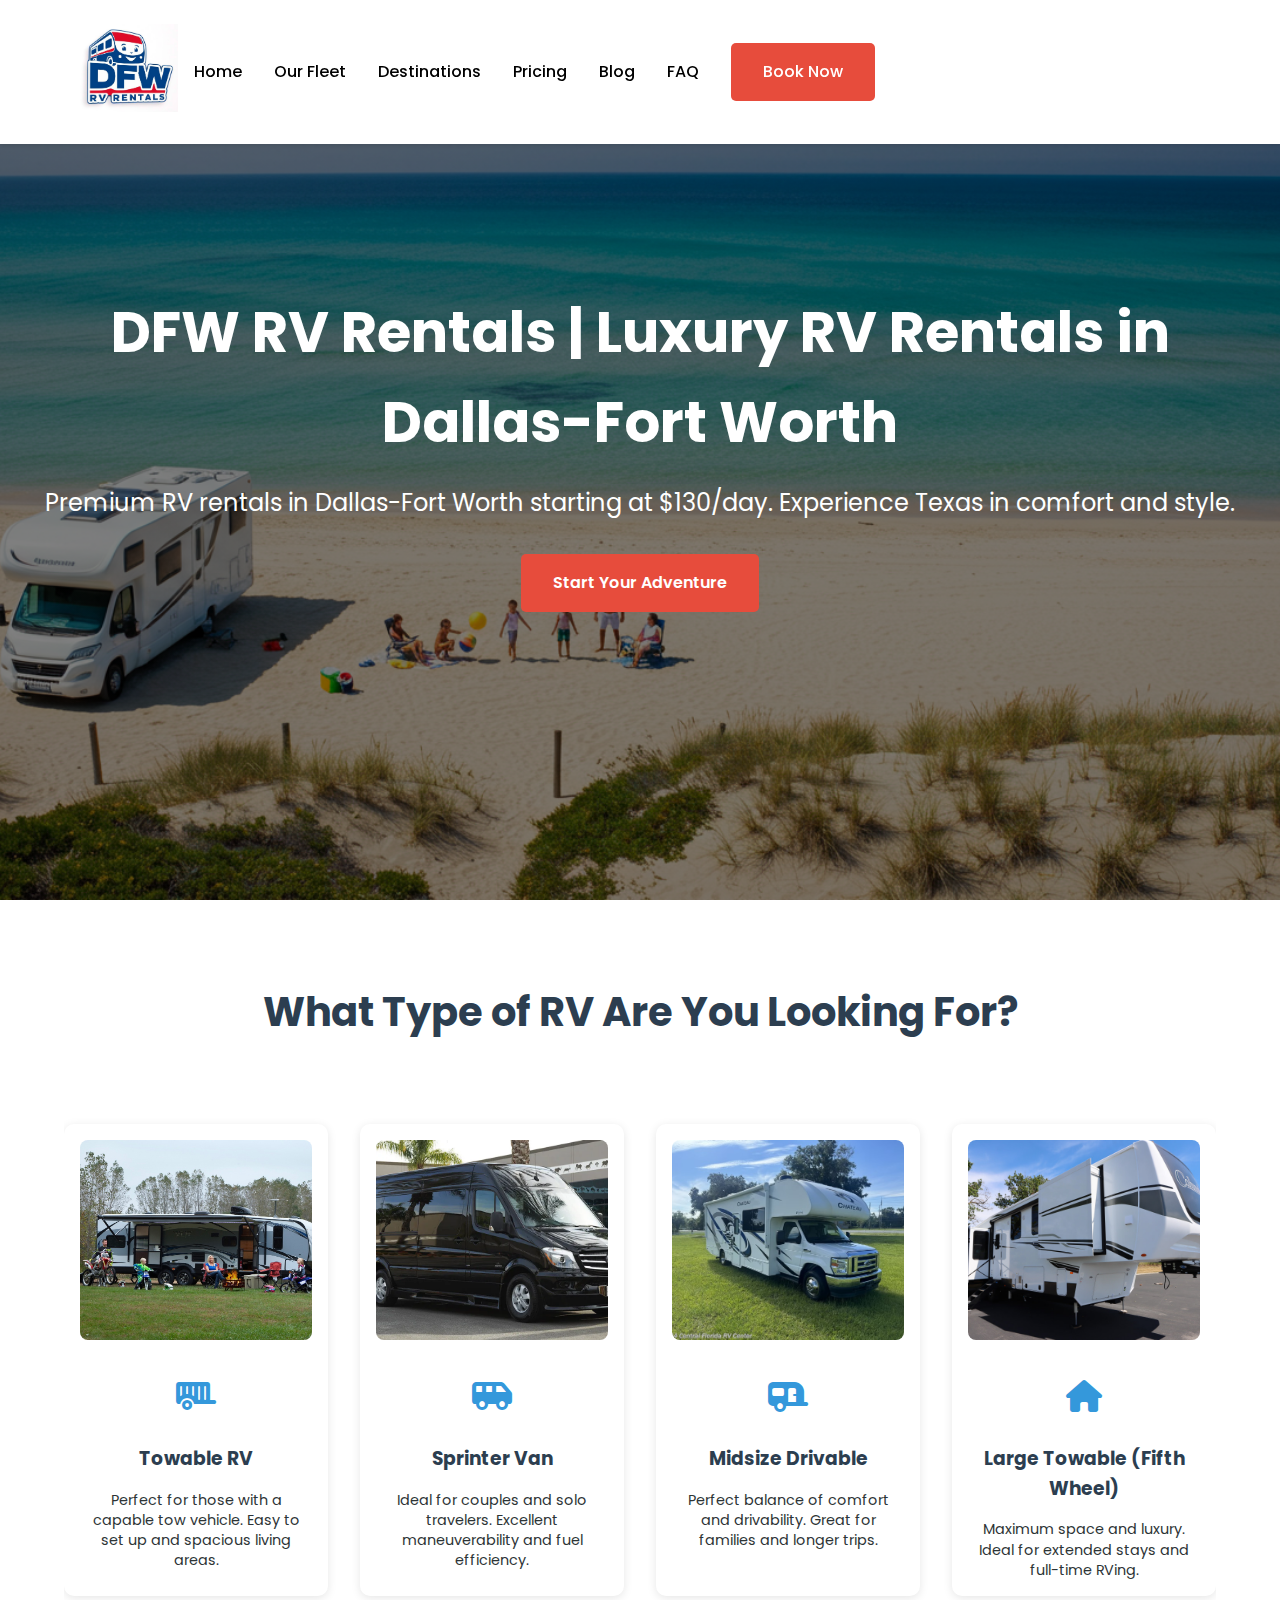
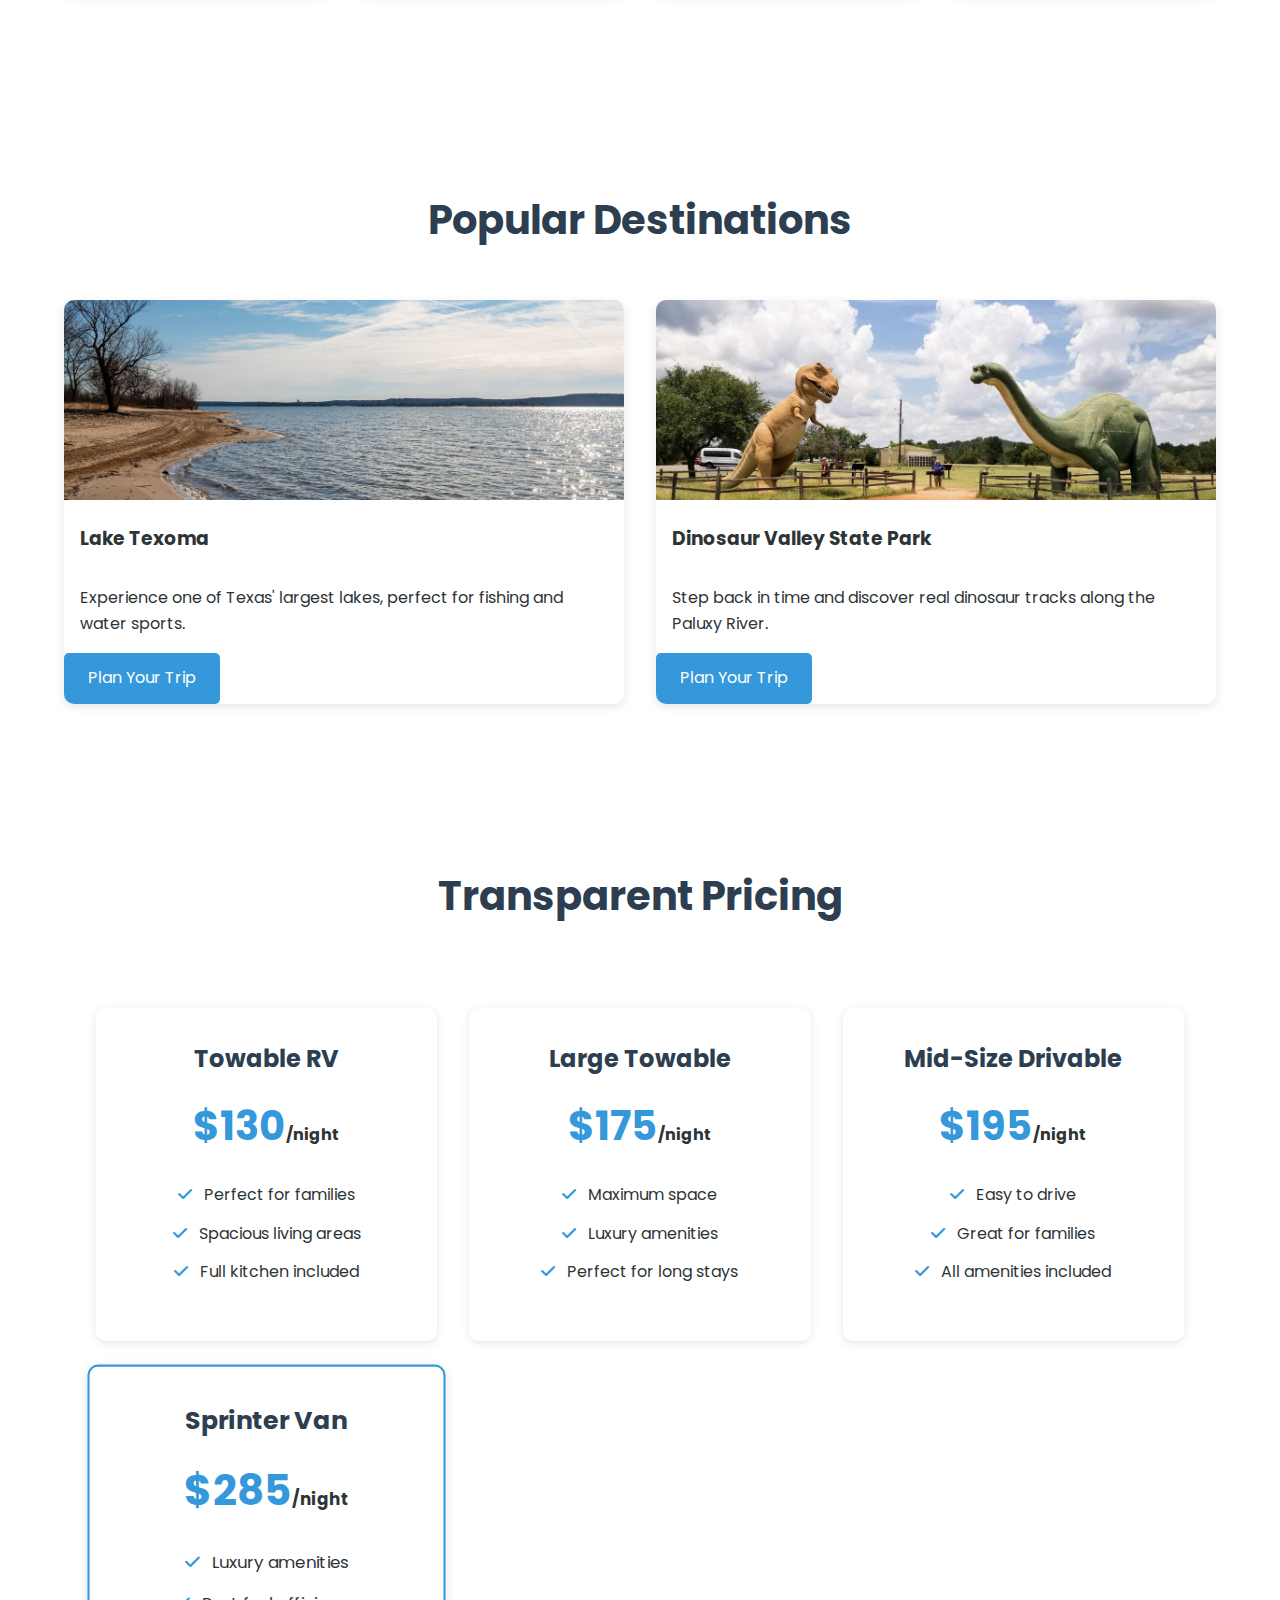
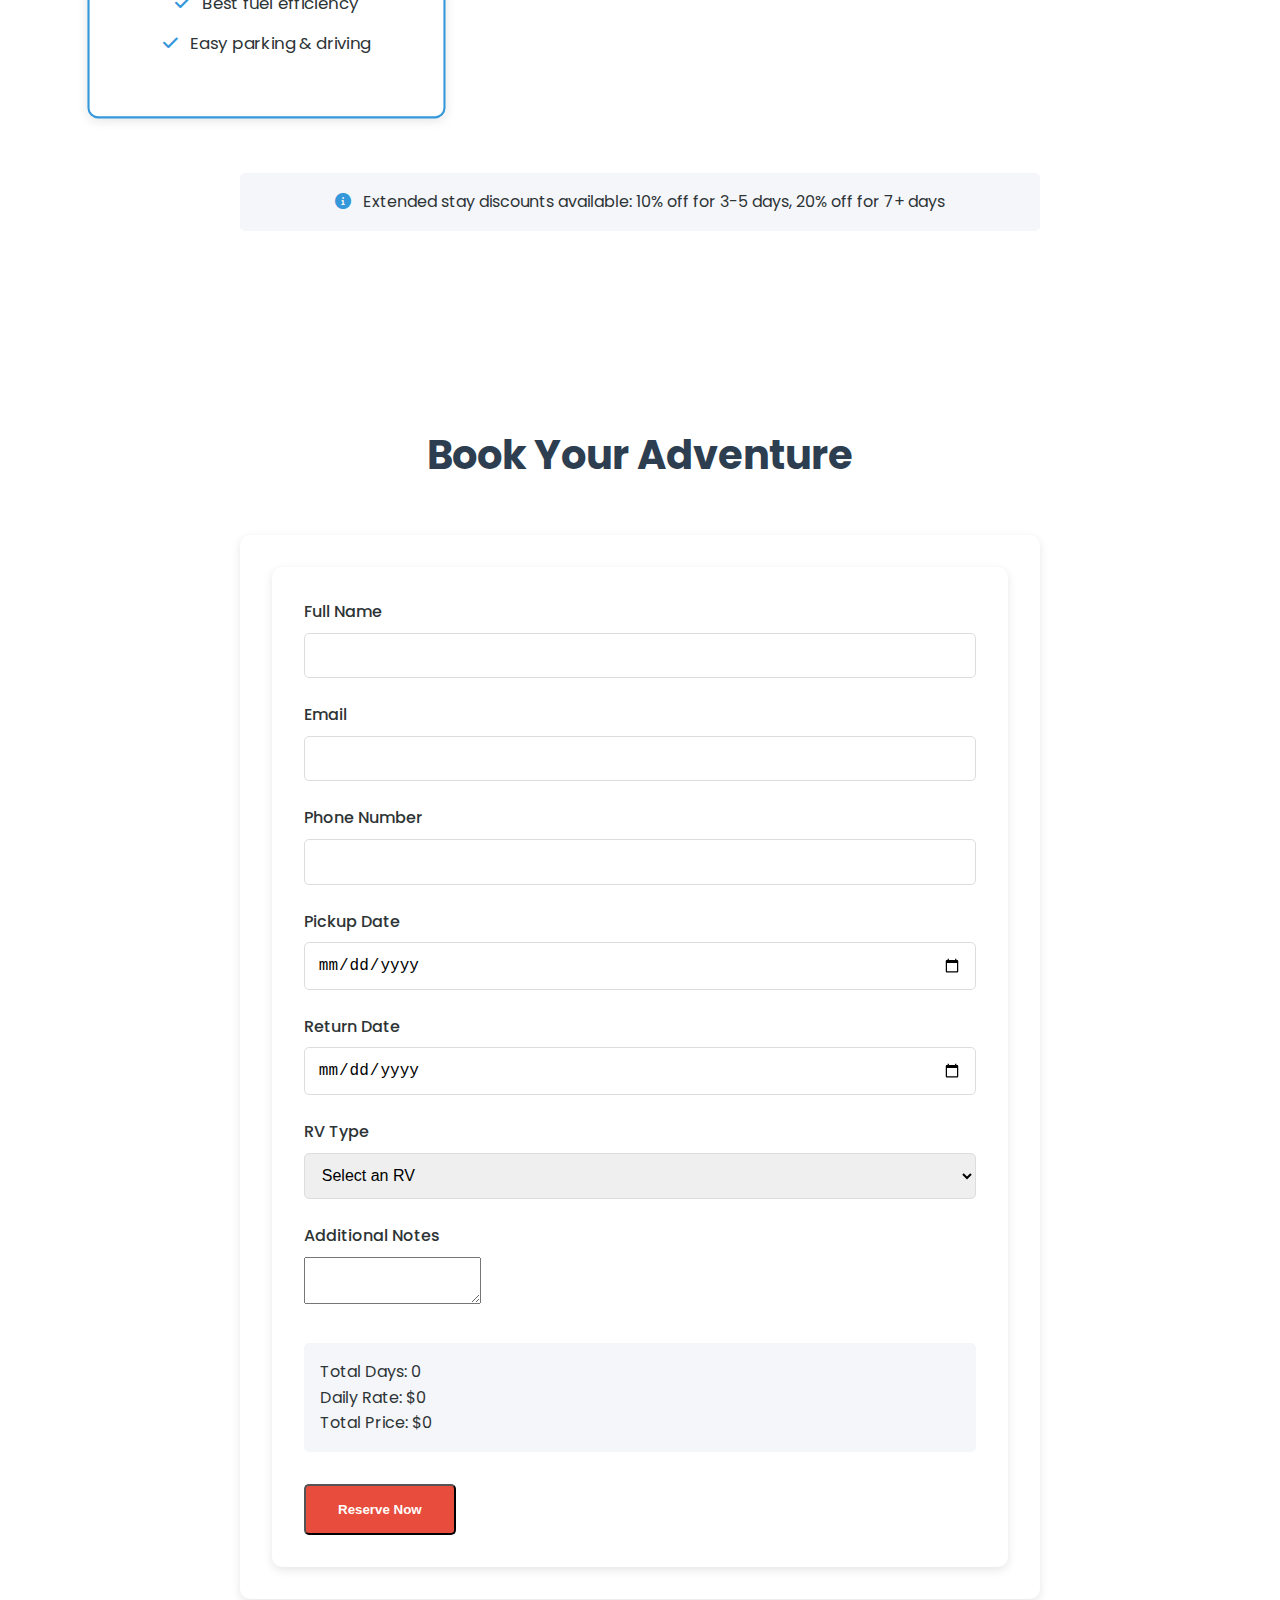
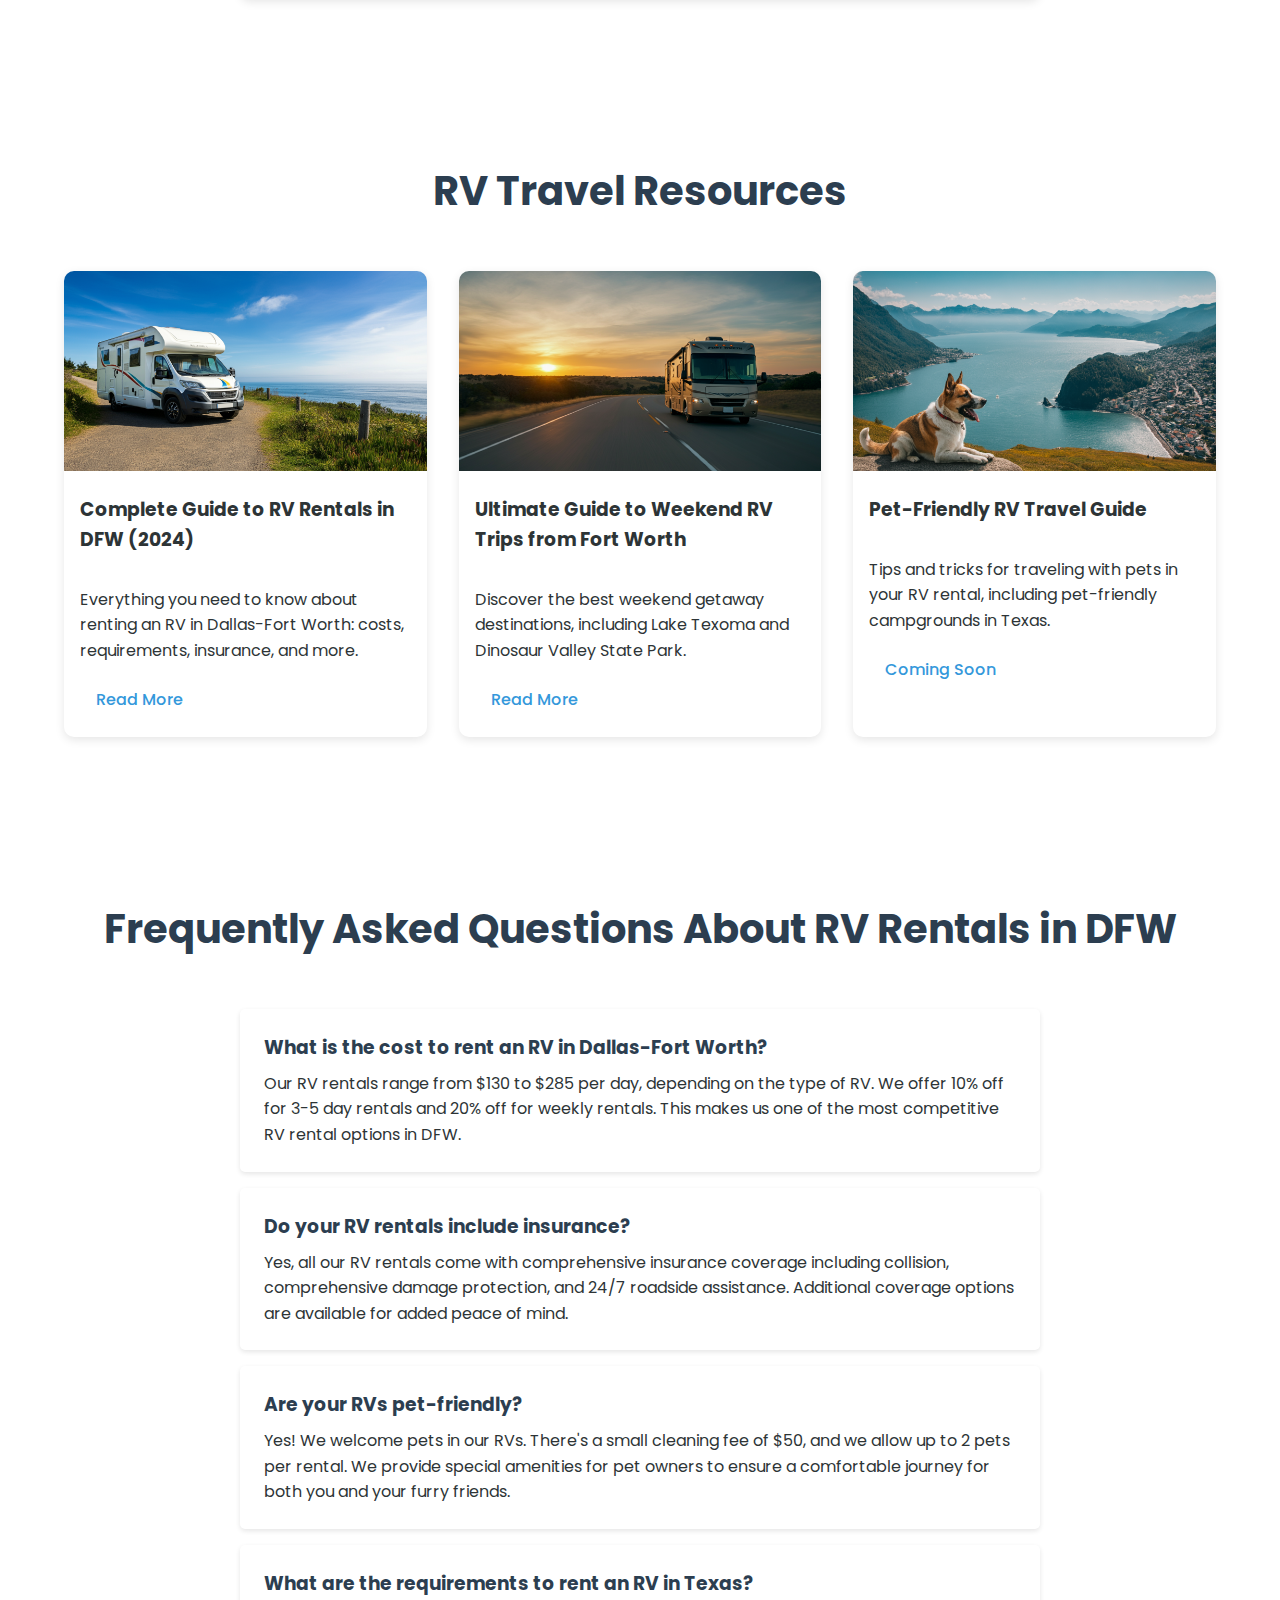
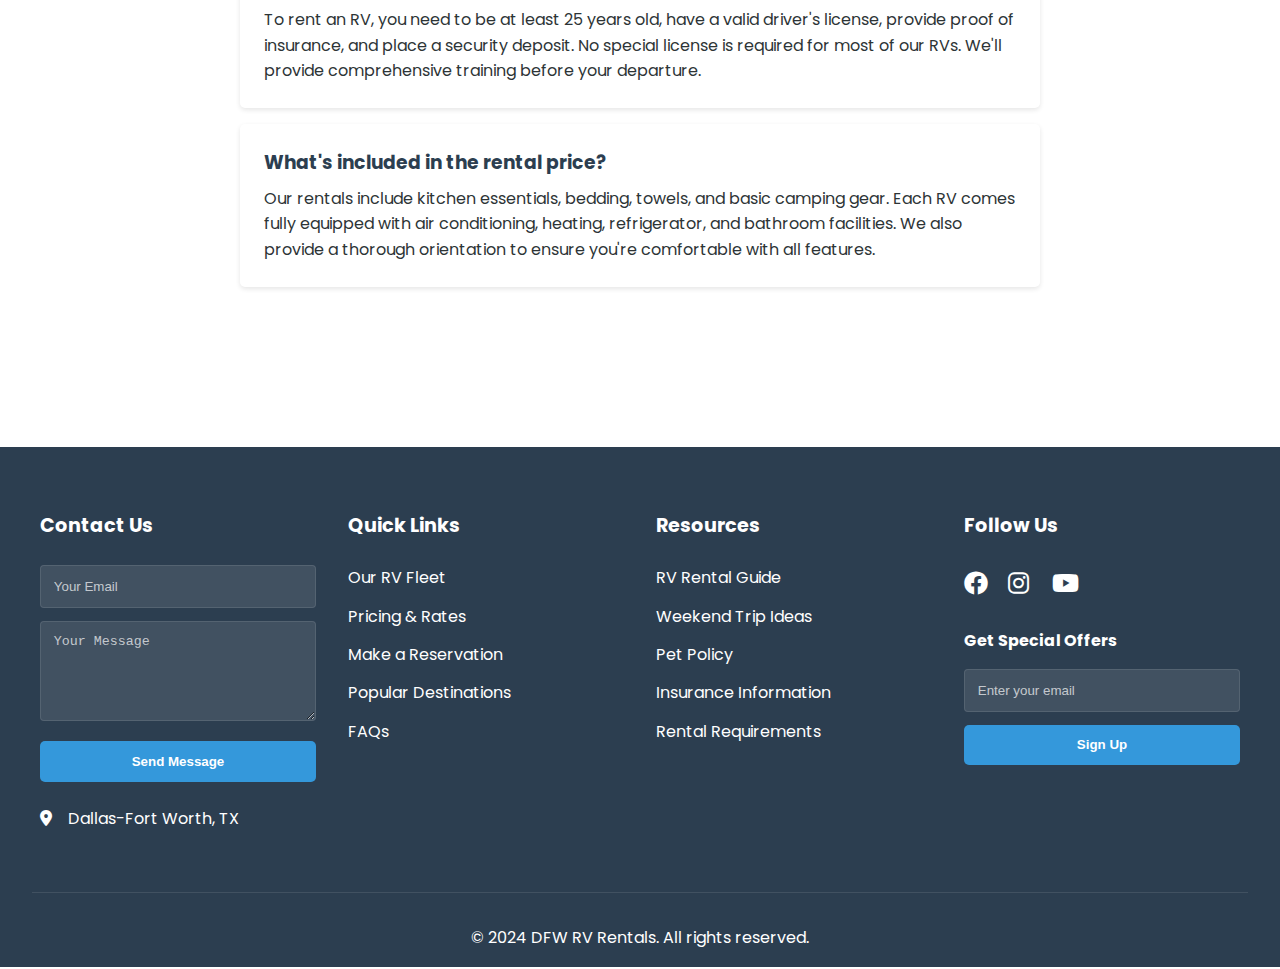
<file: index.html>
<!DOCTYPE html>
<html lang="en">
<head>
    <meta charset="UTF-8">
    <meta name="viewport" content="width=device-width, initial-scale=1.0">
    <meta name="description" content="Premium RV rentals in DFW area. Explore Texas destinations like Lake Texoma and Dinosaur Valley State Park. Best rates and exceptional service guaranteed.">
    <title>DFW RV Rentals | Luxury RV Rentals in Dallas-Fort Worth</title>
    <link rel="stylesheet" href="styles.css">
    <link href="https://fonts.googleapis.com/css2?family=Poppins:wght@300;400;500;600;700&display=swap" rel="stylesheet">
    <link rel="stylesheet" href="https://cdnjs.cloudflare.com/ajax/libs/font-awesome/6.0.0/css/all.min.css">
</head>
<body>
    <header>
        <nav class="navbar">
            <div class="logo">
                <img src="images/logo.svg" alt="DFW RV Rentals Logo">
            </div>
            <div class="mobile-nav">
                <button class="mobile-menu-btn">
                    <span class="hamburger-line"></span>
                    <span class="hamburger-line"></span>
                    <span class="hamburger-line"></span>
                </button>
                <div class="mobile-menu">
                    <a href="#home">Home</a>
                    <a href="#rv-fleet">Our Fleet</a>
                    <a href="#destinations">Destinations</a>
                    <a href="#pricing">Pricing</a>
                    <a href="#blog">Blog</a>
                    <a href="#faq">FAQ</a>
                    <a href="#booking" class="cta-button">Book Now</a>
                </div>
            </div>
            <div class="desktop-nav">
                <a href="#home">Home</a>
                <a href="#rv-fleet">Our Fleet</a>
                <a href="#destinations">Destinations</a>
                <a href="#pricing">Pricing</a>
                <a href="#blog">Blog</a>
                <a href="#faq">FAQ</a>
                <a href="#booking" class="cta-button">Book Now</a>
            </div>
        </nav>
    </header>

    <main>
        <section id="hero" class="hero-section">
            <div class="hero-content">
                <h1>DFW RV Rentals | Luxury RV Rentals in Dallas-Fort Worth</h1>
                <p>Premium RV rentals in Dallas-Fort Worth starting at $130/day. Experience Texas in comfort and style.</p>
                <a href="#booking" class="cta-button">Start Your Adventure</a>
            </div>
        </section>

        <section id="rv-fleet" class="fleet-section">
            <h2>What Type of RV Are You Looking For?</h2>
            <div class="rv-slider">
                <div class="rv-slider-container">
                    <div class="rv-slide">
                        <img src="images/rv-1.jpg" alt="Towable RV">
                        <i class="icon fas fa-trailer"></i>
                        <h3>Towable RV</h3>
                        <p>Perfect for those with a capable tow vehicle. Easy to set up and spacious living areas.</p>
                    </div>
                    <div class="rv-slide">
                        <img src="images/sprinter.webp" alt="Sprinter Van">
                        <i class="icon fas fa-shuttle-van"></i>
                        <h3>Sprinter Van</h3>
                        <p>Ideal for couples and solo travelers. Excellent maneuverability and fuel efficiency.</p>
                    </div>
                    <div class="rv-slide">
                        <img src="images/thor27.jpeg" alt="Midsize Drivable">
                        <i class="icon fas fa-caravan"></i>
                        <h3>Midsize Drivable</h3>
                        <p>Perfect balance of comfort and drivability. Great for families and longer trips.</p>
                    </div>
                    <div class="rv-slide">
                        <img src="images/5thwhl.jpg" alt="Large Towable (Fifth Wheel)">
                        <i class="icon fas fa-home"></i>
                        <h3>Large Towable (Fifth Wheel)</h3>
                        <p>Maximum space and luxury. Ideal for extended stays and full-time RVing.</p>
                    </div>
                </div>
            </div>
        </section>

        <section id="destinations" class="destinations-section">
            <h2>Popular Destinations</h2>
            <div class="destination-cards">
                <div class="destination-card">
                    <img src="images/lake-texoma.jpg" alt="Lake Texoma">
                    <h3>Lake Texoma</h3>
                    <p>Experience one of Texas' largest lakes, perfect for fishing and water sports.</p>
                    <a href="#booking" class="secondary-cta">Plan Your Trip</a>
                </div>
                <div class="destination-card">
                    <img src="images/dinosaur-valley.jpg" alt="Dinosaur Valley State Park">
                    <h3>Dinosaur Valley State Park</h3>
                    <p>Step back in time and discover real dinosaur tracks along the Paluxy River.</p>
                    <a href="#booking" class="secondary-cta">Plan Your Trip</a>
                </div>
            </div>
        </section>

        <section id="pricing" class="pricing-section">
            <h2>Transparent Pricing</h2>
            <div class="pricing-cards">
                <div class="pricing-card">
                    <h3>Towable RV</h3>
                    <p class="price">$130<span>/night</span></p>
                    <ul class="price-features">
                        <li><i class="fas fa-check"></i> Perfect for families</li>
                        <li><i class="fas fa-check"></i> Spacious living areas</li>
                        <li><i class="fas fa-check"></i> Full kitchen included</li>
                    </ul>
                </div>
                <div class="pricing-card">
                    <h3>Large Towable</h3>
                    <p class="price">$175<span>/night</span></p>
                    <ul class="price-features">
                        <li><i class="fas fa-check"></i> Maximum space</li>
                        <li><i class="fas fa-check"></i> Luxury amenities</li>
                        <li><i class="fas fa-check"></i> Perfect for long stays</li>
                    </ul>
                </div>
                <div class="pricing-card">
                    <h3>Mid-Size Drivable</h3>
                    <p class="price">$195<span>/night</span></p>
                    <ul class="price-features">
                        <li><i class="fas fa-check"></i> Easy to drive</li>
                        <li><i class="fas fa-check"></i> Great for families</li>
                        <li><i class="fas fa-check"></i> All amenities included</li>
                    </ul>
                </div>
                <div class="pricing-card featured">
                    <h3>Sprinter Van</h3>
                    <p class="price">$285<span>/night</span></p>
                    <ul class="price-features">
                        <li><i class="fas fa-check"></i> Luxury amenities</li>
                        <li><i class="fas fa-check"></i> Best fuel efficiency</li>
                        <li><i class="fas fa-check"></i> Easy parking & driving</li>
                    </ul>
                </div>
            </div>
            <div class="pricing-note">
                <p><i class="fas fa-info-circle"></i> Extended stay discounts available: 10% off for 3-5 days, 20% off for 7+ days</p>
            </div>
        </section>

        <section id="booking" class="booking-section">
            <h2>Book Your Adventure</h2>
            <div class="booking-form">
                <form name="booking" method="POST" data-netlify="true" action="success.html" class="booking-form">
                    <input type="hidden" name="form-name" value="booking">
                    <div class="form-group">
                        <label for="name">Full Name</label>
                        <input type="text" id="name" name="name" required>
                    </div>
                    <div class="form-group">
                        <label for="email">Email</label>
                        <input type="email" id="email" name="email" required>
                    </div>
                    <div class="form-group">
                        <label for="phone">Phone Number</label>
                        <input type="tel" id="phone" name="phone" required>
                    </div>
                    <div class="form-group">
                        <label for="pickup-date">Pickup Date</label>
                        <input type="date" id="pickup-date" name="pickup-date" required>
                    </div>
                    <div class="form-group">
                        <label for="return-date">Return Date</label>
                        <input type="date" id="return-date" name="return-date" required>
                    </div>
                    <div class="form-group">
                        <label for="rv-type">RV Type</label>
                        <select id="rv-type" name="rv-type" required>
                            <option value="">Select an RV</option>
                            <option value="towable">Towable RV - $130/night</option>
                            <option value="large-towable">Large Towable - $175/night</option>
                            <option value="midsize">Mid-Size Drivable - $195/night</option>
                            <option value="sprinter">Sprinter Van - $285/night</option>
                        </select>
                    </div>
                    <div class="form-group">
                        <label for="message">Additional Notes</label>
                        <textarea id="message" name="message" rows="3"></textarea>
                    </div>
                    <div id="price-summary" class="price-summary">
                        <p>Total Days: <span id="total-days">0</span></p>
                        <p>Daily Rate: <span id="daily-rate">$0</span></p>
                        <p>Total Price: <span id="total-price">$0</span></p>
                        <input type="hidden" name="total-days" id="total-days-hidden">
                        <input type="hidden" name="daily-rate" id="daily-rate-hidden">
                        <input type="hidden" name="total-price" id="total-price-hidden">
                    </div>
                    <button type="submit" class="cta-button">Reserve Now</button>
                </form>
            </div>
        </section>

        <section id="blog" class="blog-section">
            <h2>RV Travel Resources</h2>
            <div class="blog-posts">
                <article class="blog-post">
                    <img src="images/rv-guide.jpg" alt="Complete Guide to RV Rentals in DFW">
                    <h3>Complete Guide to RV Rentals in DFW (2024)</h3>
                    <p>Everything you need to know about renting an RV in Dallas-Fort Worth: costs, requirements, insurance, and more.</p>
                    <a href="blog-rental-guide.html" class="read-more">Read More</a>
                </article>
                <article class="blog-post">
                    <img src="images/weekend-trips.jpg" alt="Weekend RV Trips from Fort Worth">
                    <h3>Ultimate Guide to Weekend RV Trips from Fort Worth</h3>
                    <p>Discover the best weekend getaway destinations, including Lake Texoma and Dinosaur Valley State Park.</p>
                    <a href="blog-weekend-trips.html" class="read-more">Read More</a>
                </article>
                <article class="blog-post">
                    <img src="images/pet-friendly.jpg" alt="Pet-Friendly RV Travel Guide">
                    <h3>Pet-Friendly RV Travel Guide</h3>
                    <p>Tips and tricks for traveling with pets in your RV rental, including pet-friendly campgrounds in Texas.</p>
                    <a href="#" class="read-more">Coming Soon</a>
                </article>
            </div>
        </section>

        <section id="faq" class="faq-section">
            <h2>Frequently Asked Questions About RV Rentals in DFW</h2>
            <div class="faq-container">
                <div class="faq-item">
                    <h3>What is the cost to rent an RV in Dallas-Fort Worth?</h3>
                    <p>Our RV rentals range from $130 to $285 per day, depending on the type of RV. We offer 10% off for 3-5 day rentals and 20% off for weekly rentals. This makes us one of the most competitive RV rental options in DFW.</p>
                </div>
                <div class="faq-item">
                    <h3>Do your RV rentals include insurance?</h3>
                    <p>Yes, all our RV rentals come with comprehensive insurance coverage including collision, comprehensive damage protection, and 24/7 roadside assistance. Additional coverage options are available for added peace of mind.</p>
                </div>
                <div class="faq-item">
                    <h3>Are your RVs pet-friendly?</h3>
                    <p>Yes! We welcome pets in our RVs. There's a small cleaning fee of $50, and we allow up to 2 pets per rental. We provide special amenities for pet owners to ensure a comfortable journey for both you and your furry friends.</p>
                </div>
                <div class="faq-item">
                    <h3>What are the requirements to rent an RV in Texas?</h3>
                    <p>To rent an RV, you need to be at least 25 years old, have a valid driver's license, provide proof of insurance, and place a security deposit. No special license is required for most of our RVs. We'll provide comprehensive training before your departure.</p>
                </div>
                <div class="faq-item">
                    <h3>What's included in the rental price?</h3>
                    <p>Our rentals include kitchen essentials, bedding, towels, and basic camping gear. Each RV comes fully equipped with air conditioning, heating, refrigerator, and bathroom facilities. We also provide a thorough orientation to ensure you're comfortable with all features.</p>
                </div>
            </div>
        </section>
    </main>

    <footer class="footer-section">
        <div class="footer-content">
            <div class="footer-column">
                <h3>Contact Us</h3>
                <form name="contact" method="POST" data-netlify="true" action="success.html" class="footer-form">
                    <input type="hidden" name="form-name" value="contact">
                    <input type="email" name="email" placeholder="Your Email" required>
                    <textarea name="message" placeholder="Your Message" required></textarea>
                    <button type="submit" class="cta-button">Send Message</button>
                </form>
                <p><i class="fas fa-location-dot"></i> Dallas-Fort Worth, TX</p>
            </div>
            
            <div class="footer-column">
                <h3>Quick Links</h3>
                <ul>
                    <li><a href="#rv-fleet">Our RV Fleet</a></li>
                    <li><a href="#pricing">Pricing & Rates</a></li>
                    <li><a href="#booking">Make a Reservation</a></li>
                    <li><a href="#destinations">Popular Destinations</a></li>
                    <li><a href="#faq">FAQs</a></li>
                </ul>
            </div>

            <div class="footer-column">
                <h3>Resources</h3>
                <ul>
                    <li><a href="blog-rental-guide.html">RV Rental Guide</a></li>
                    <li><a href="blog-weekend-trips.html">Weekend Trip Ideas</a></li>
                    <li><a href="#faq">Pet Policy</a></li>
                    <li><a href="#faq">Insurance Information</a></li>
                    <li><a href="#faq">Rental Requirements</a></li>
                </ul>
            </div>

            <div class="footer-column">
                <h3>Follow Us</h3>
                <div class="social-links">
                    <a href="#" target="_blank"><i class="fab fa-facebook"></i></a>
                    <a href="#" target="_blank"><i class="fab fa-instagram"></i></a>
                    <a href="#" target="_blank"><i class="fab fa-youtube"></i></a>
                </div>
                <div class="newsletter-signup">
                    <h4>Get Special Offers</h4>
                    <form name="newsletter" method="POST" data-netlify="true" action="success.html" class="footer-form">
                        <input type="hidden" name="form-name" value="newsletter">
                        <input type="email" name="email" placeholder="Enter your email" required>
                        <button type="submit" class="cta-button">Sign Up</button>
                    </form>
                </div>
            </div>
        </div>
        <div class="footer-bottom">
            <p>&copy; 2024 DFW RV Rentals. All rights reserved.</p>
        </div>
    </footer>

    <script src="script.js"></script>

    <!-- A little help for the Netlify post-processing bots -->
    <form name="contact" netlify netlify-honeypot="bot-field" hidden>
        <input type="email" name="email" />
        <textarea name="message"></textarea>
    </form>
    <form name="newsletter" netlify netlify-honeypot="bot-field" hidden>
        <input type="email" name="email" />
    </form>
    <form name="booking" netlify netlify-honeypot="bot-field" hidden>
        <input type="text" name="name" />
        <input type="email" name="email" />
        <input type="tel" name="phone" />
        <input type="date" name="pickup-date" />
        <input type="date" name="return-date" />
        <select name="rv-type"></select>
        <textarea name="message"></textarea>
        <input type="hidden" name="total-days" />
        <input type="hidden" name="daily-rate" />
        <input type="hidden" name="total-price" />
    </form>
</body>
</html>
</file>
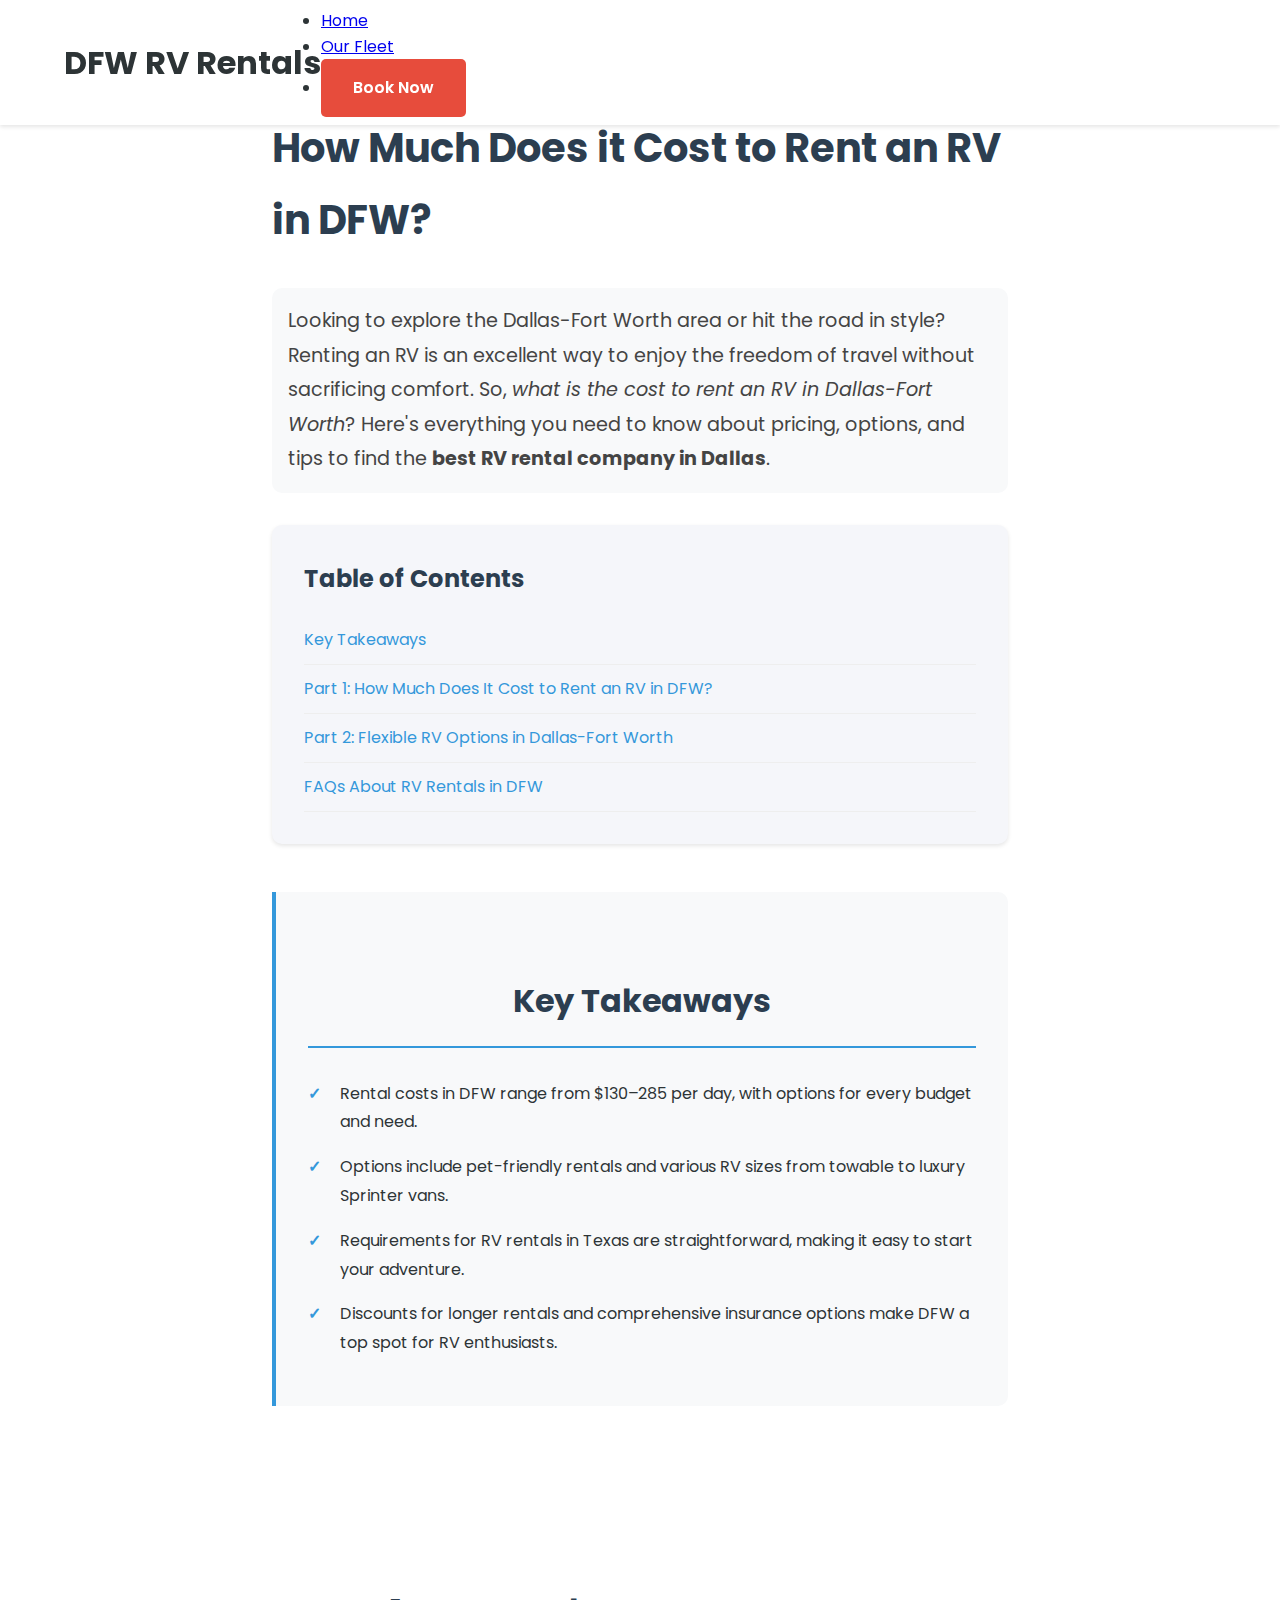
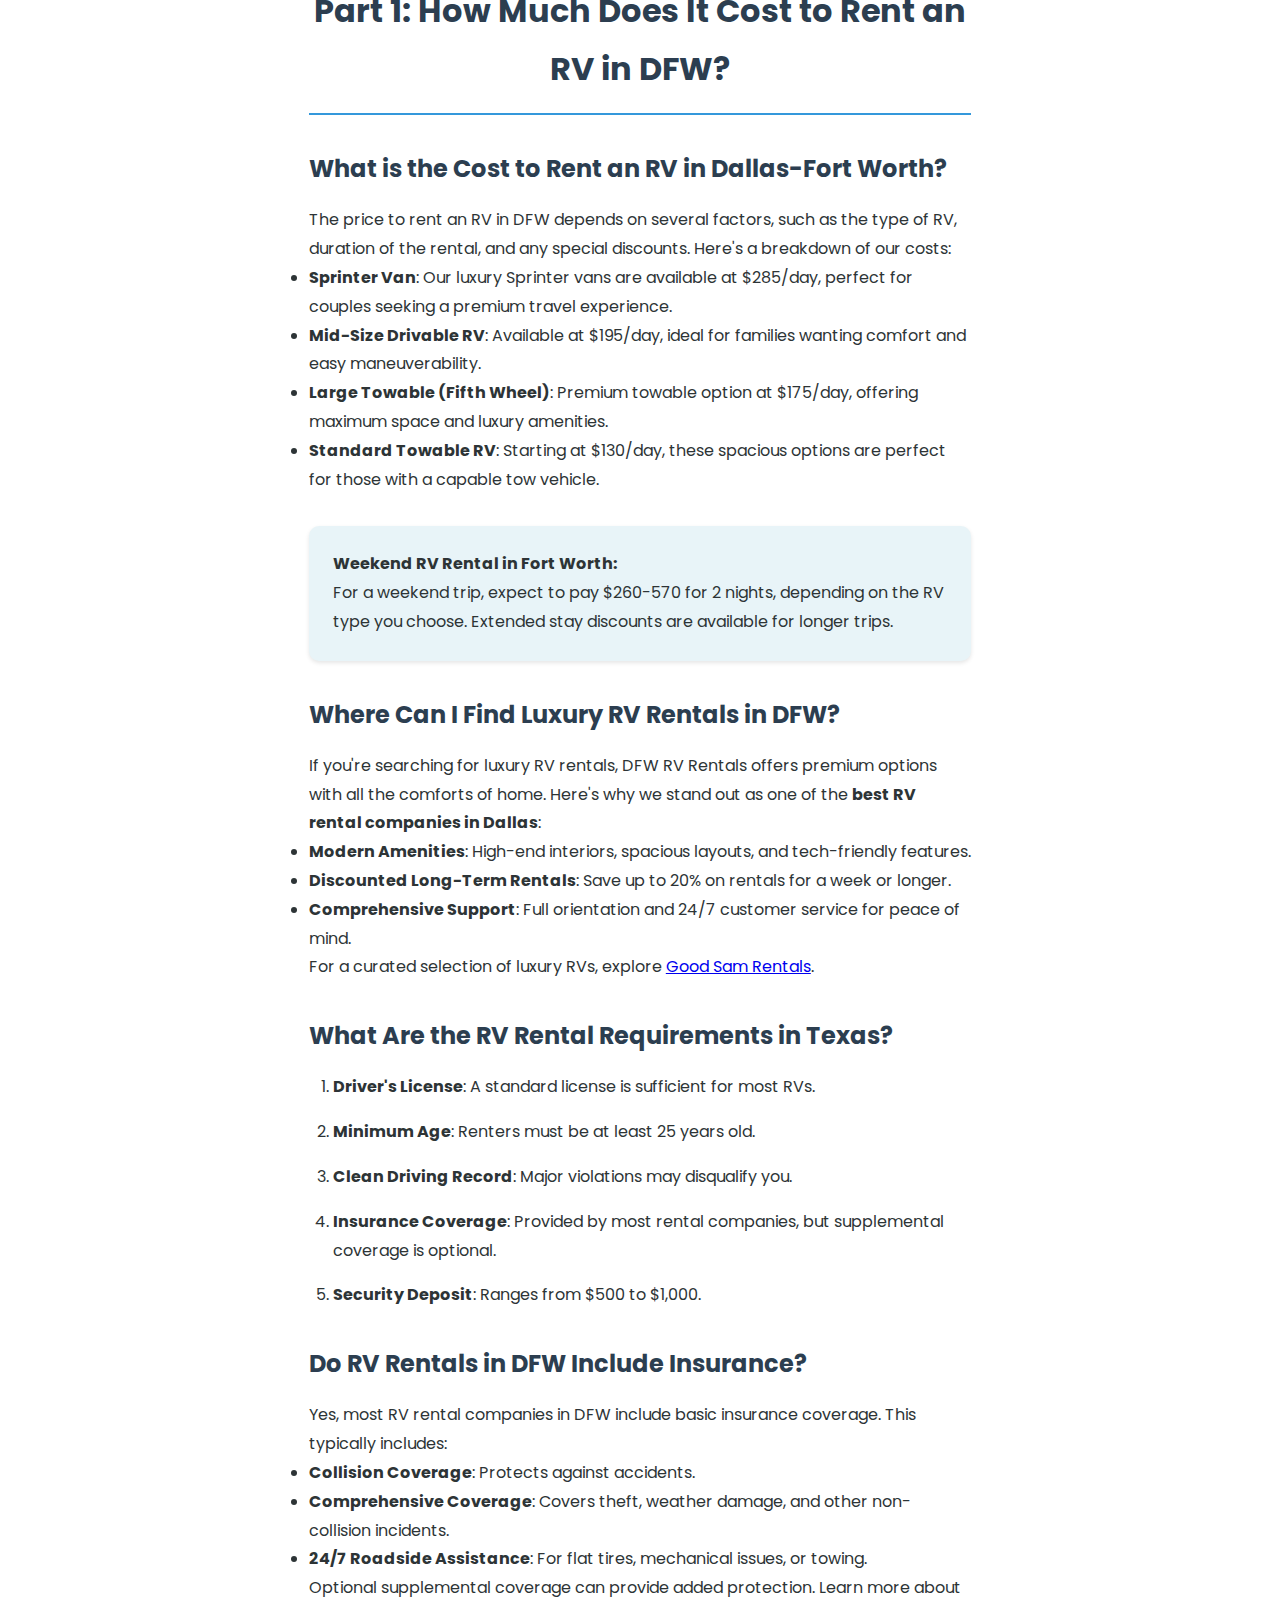
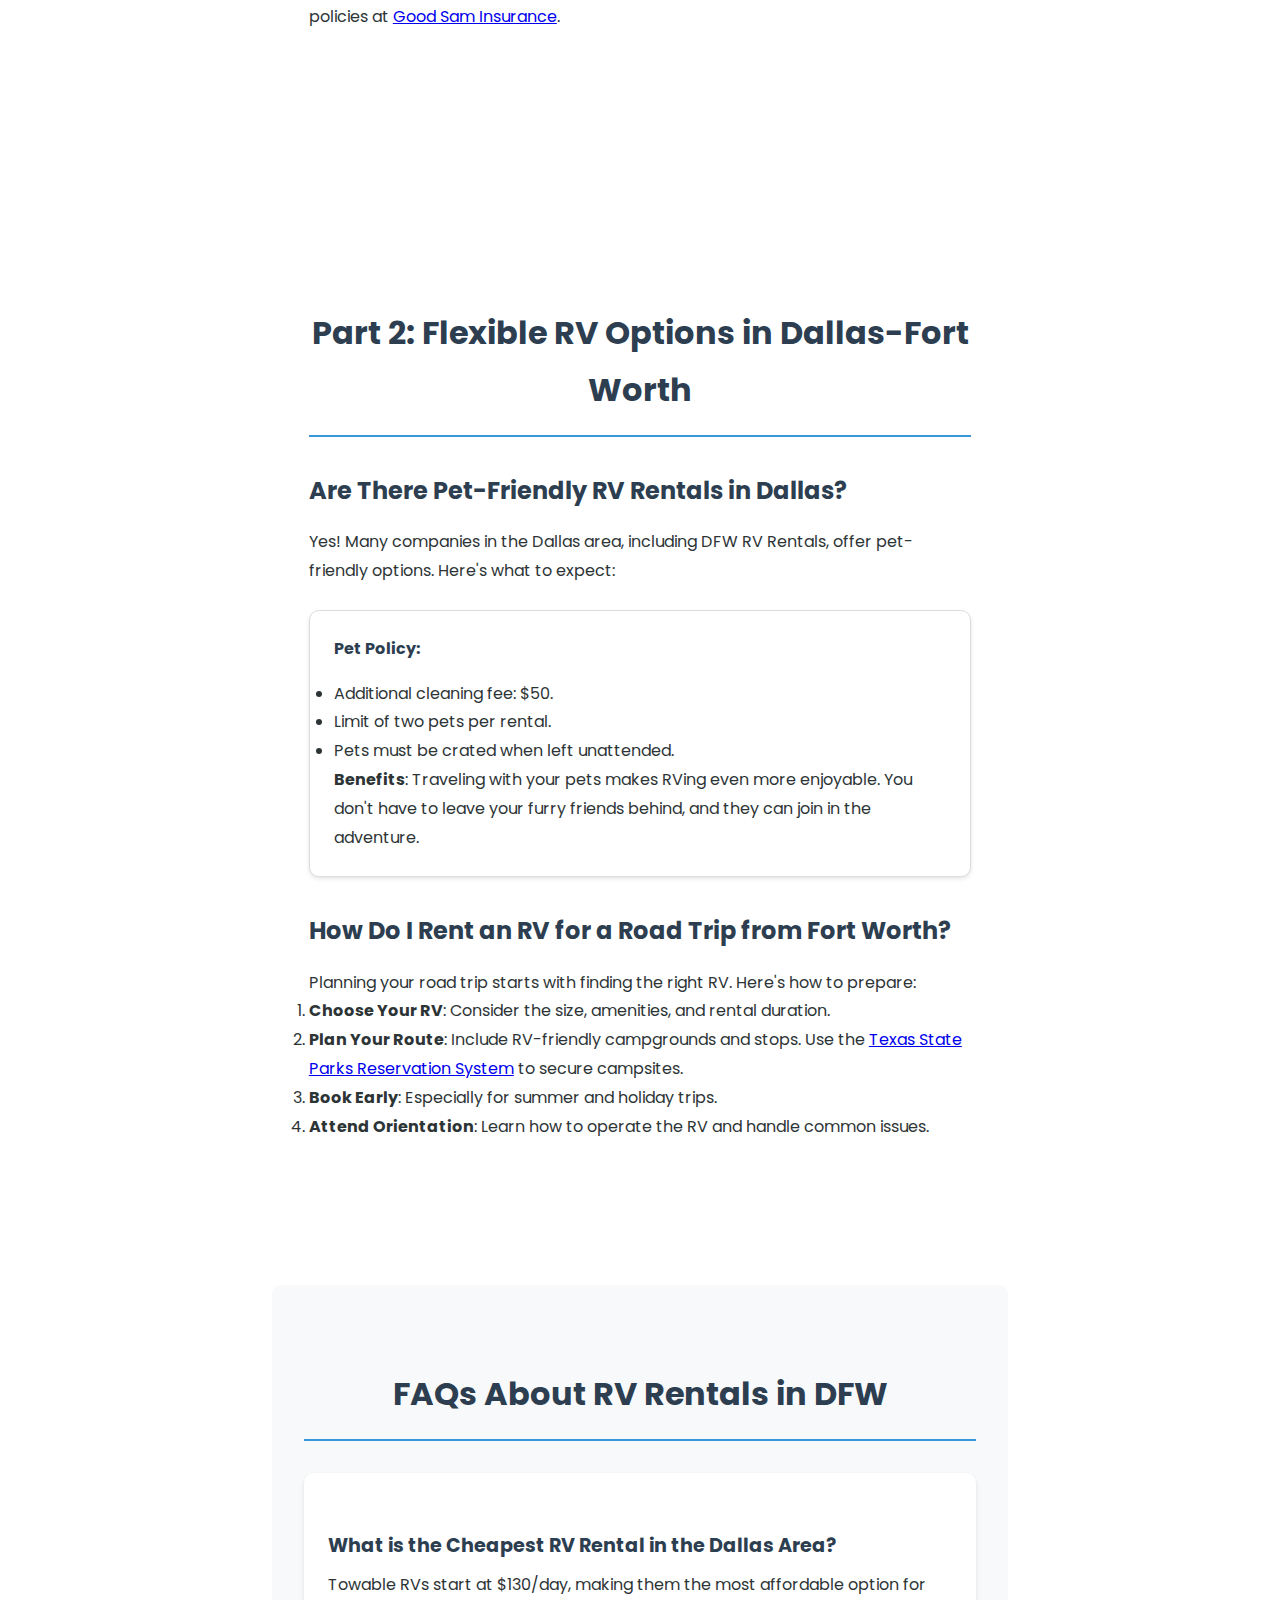
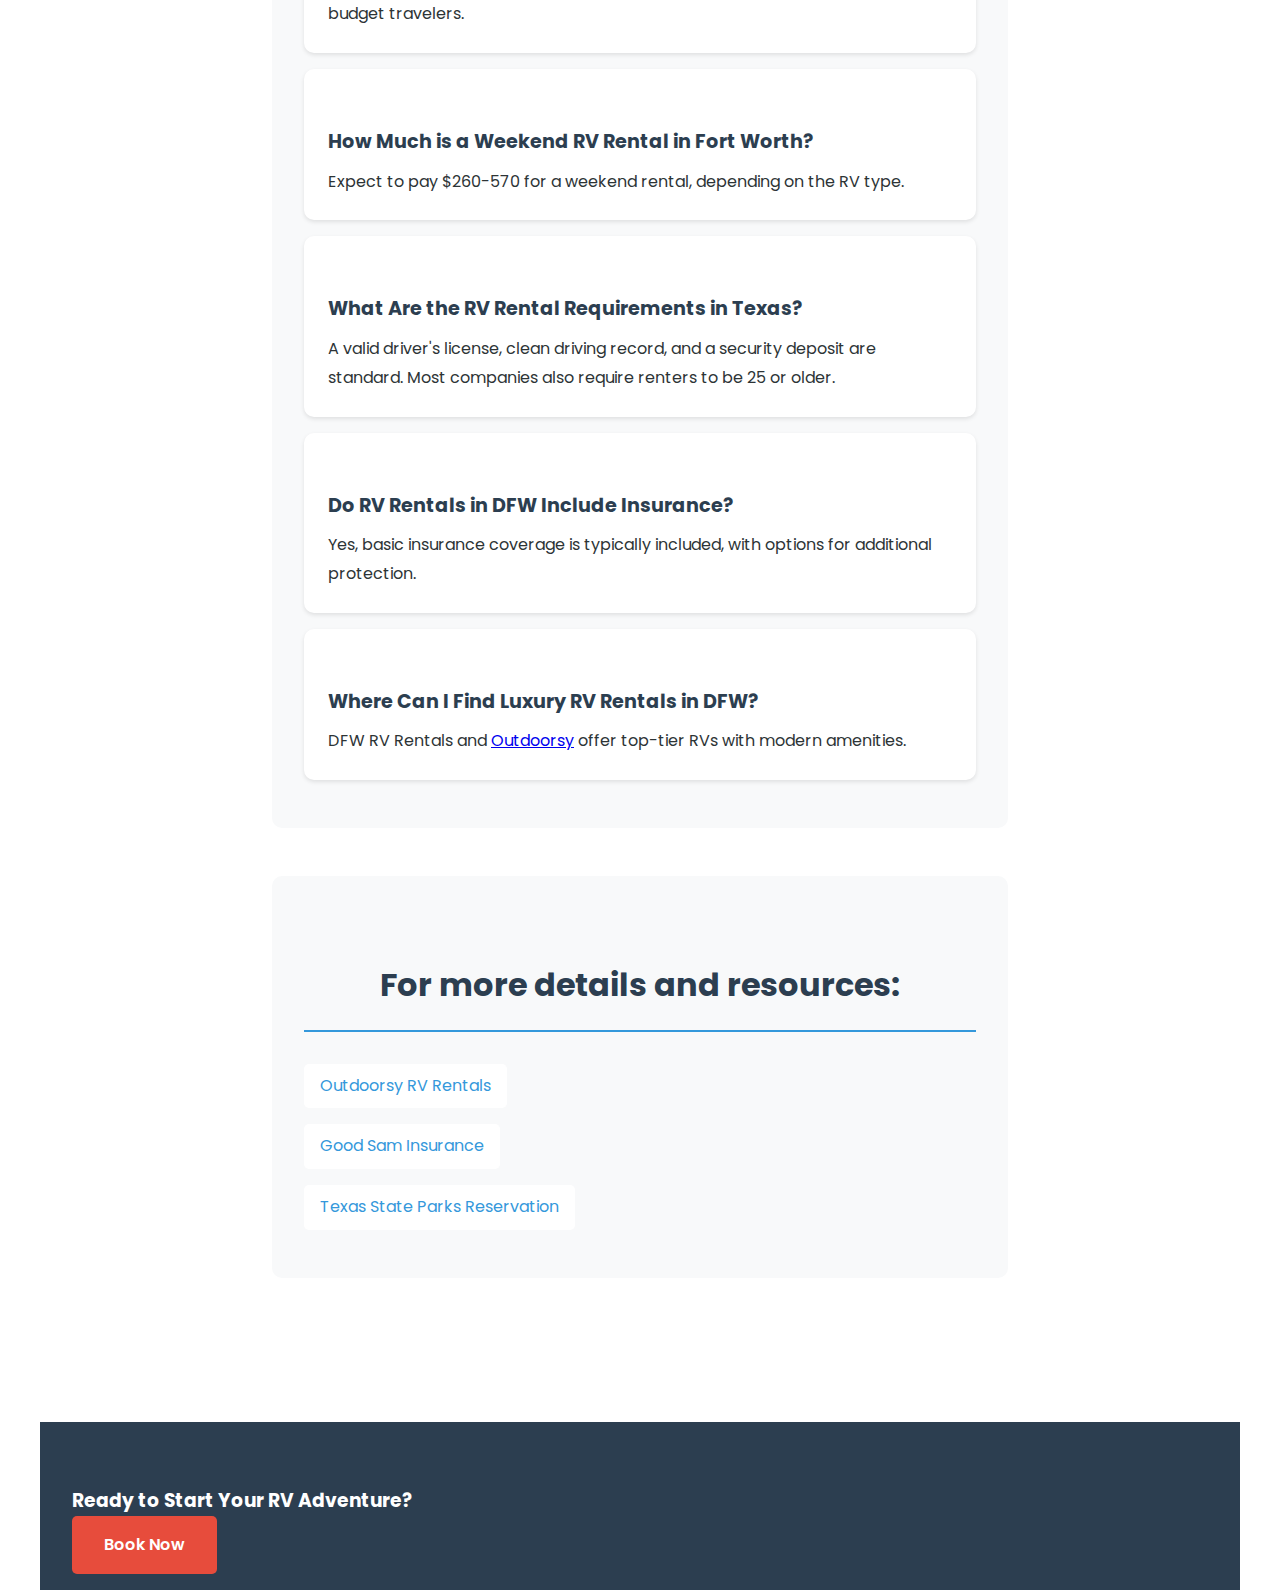
<file: blog-rental-guide.html>
<!DOCTYPE html>
<html lang="en">
<head>
    <meta charset="UTF-8">
    <meta name="viewport" content="width=device-width, initial-scale=1.0">
    <meta name="description" content="Discover RV rental costs in Dallas-Fort Worth. Compare prices for luxury RVs, weekend rentals, and pet-friendly options. Find the best RV rental companies in DFW.">
    <title>How Much Does it Cost to Rent an RV in DFW? (2024 Guide)</title>
    <link rel="stylesheet" href="styles.css">
    <link rel="stylesheet" href="blog-styles.css">
    <link href="https://fonts.googleapis.com/css2?family=Poppins:wght@300;400;500;600;700&display=swap" rel="stylesheet">
</head>
<body>
    <header>
        <nav class="navbar">
            <div class="logo">
                <h1>DFW RV Rentals</h1>
            </div>
            <ul class="nav-links">
                <li><a href="index.html">Home</a></li>
                <li><a href="index.html#rv-fleet">Our Fleet</a></li>
                <li><a href="index.html#booking" class="cta-button">Book Now</a></li>
            </ul>
        </nav>
    </header>

    <main class="blog-content">
        <article>
            <h1 class="main-title">How Much Does it Cost to Rent an RV in DFW?</h1>

            <div class="intro">
                <p>Looking to explore the Dallas-Fort Worth area or hit the road in style? Renting an RV is an excellent way to enjoy the freedom of travel without sacrificing comfort. So, <em>what is the cost to rent an RV in Dallas-Fort Worth</em>? Here's everything you need to know about pricing, options, and tips to find the <strong>best RV rental company in Dallas</strong>.</p>
            </div>

            <div class="table-of-contents">
                <h2>Table of Contents</h2>
                <ul>
                    <li><a href="#key-takeaways">Key Takeaways</a></li>
                    <li><a href="#part-1">Part 1: How Much Does It Cost to Rent an RV in DFW?</a></li>
                    <li><a href="#part-2">Part 2: Flexible RV Options in Dallas-Fort Worth</a></li>
                    <li><a href="#faqs">FAQs About RV Rentals in DFW</a></li>
                </ul>
            </div>

            <section id="key-takeaways" class="key-takeaways">
                <h2>Key Takeaways</h2>
                <ul>
                    <li>Rental costs in DFW range from $130–285 per day, with options for every budget and need.</li>
                    <li>Options include pet-friendly rentals and various RV sizes from towable to luxury Sprinter vans.</li>
                    <li>Requirements for RV rentals in Texas are straightforward, making it easy to start your adventure.</li>
                    <li>Discounts for longer rentals and comprehensive insurance options make DFW a top spot for RV enthusiasts.</li>
                </ul>
            </section>

            <section id="part-1">
                <h2>Part 1: How Much Does It Cost to Rent an RV in DFW?</h2>

                <h3>What is the Cost to Rent an RV in Dallas-Fort Worth?</h3>
                <p>The price to rent an RV in DFW depends on several factors, such as the type of RV, duration of the rental, and any special discounts. Here's a breakdown of our costs:</p>
                <ul>
                    <li><strong>Sprinter Van</strong>: Our luxury Sprinter vans are available at $285/day, perfect for couples seeking a premium travel experience.</li>
                    <li><strong>Mid-Size Drivable RV</strong>: Available at $195/day, ideal for families wanting comfort and easy maneuverability.</li>
                    <li><strong>Large Towable (Fifth Wheel)</strong>: Premium towable option at $175/day, offering maximum space and luxury amenities.</li>
                    <li><strong>Standard Towable RV</strong>: Starting at $130/day, these spacious options are perfect for those with a capable tow vehicle.</li>
                </ul>

                <div class="callout">
                    <h4>Weekend RV Rental in Fort Worth:</h4>
                    <p>For a weekend trip, expect to pay $260-570 for 2 nights, depending on the RV type you choose. Extended stay discounts are available for longer trips.</p>
                </div>

                <h3>Where Can I Find Luxury RV Rentals in DFW?</h3>
                <p>If you're searching for luxury RV rentals, DFW RV Rentals offers premium options with all the comforts of home. Here's why we stand out as one of the <strong>best RV rental companies in Dallas</strong>:</p>
                <ul>
                    <li><strong>Modern Amenities</strong>: High-end interiors, spacious layouts, and tech-friendly features.</li>
                    <li><strong>Discounted Long-Term Rentals</strong>: Save up to 20% on rentals for a week or longer.</li>
                    <li><strong>Comprehensive Support</strong>: Full orientation and 24/7 customer service for peace of mind.</li>
                </ul>
                <p>For a curated selection of luxury RVs, explore <a href="https://www.goodsam.com" target="_blank">Good Sam Rentals</a>.</p>

                <h3>What Are the RV Rental Requirements in Texas?</h3>
                <div class="requirements">
                    <ol>
                        <li><strong>Driver's License</strong>: A standard license is sufficient for most RVs.</li>
                        <li><strong>Minimum Age</strong>: Renters must be at least 25 years old.</li>
                        <li><strong>Clean Driving Record</strong>: Major violations may disqualify you.</li>
                        <li><strong>Insurance Coverage</strong>: Provided by most rental companies, but supplemental coverage is optional.</li>
                        <li><strong>Security Deposit</strong>: Ranges from $500 to $1,000.</li>
                    </ol>
                </div>

                <h3>Do RV Rentals in DFW Include Insurance?</h3>
                <p>Yes, most RV rental companies in DFW include basic insurance coverage. This typically includes:</p>
                <ul>
                    <li><strong>Collision Coverage</strong>: Protects against accidents.</li>
                    <li><strong>Comprehensive Coverage</strong>: Covers theft, weather damage, and other non-collision incidents.</li>
                    <li><strong>24/7 Roadside Assistance</strong>: For flat tires, mechanical issues, or towing.</li>
                </ul>
                <p>Optional supplemental coverage can provide added protection. Learn more about policies at <a href="https://www.goodsam.com/insurance" target="_blank">Good Sam Insurance</a>.</p>
            </section>

            <section id="part-2">
                <h2>Part 2: Flexible RV Options in Dallas-Fort Worth</h2>

                <h3>Are There Pet-Friendly RV Rentals in Dallas?</h3>
                <p>Yes! Many companies in the Dallas area, including DFW RV Rentals, offer pet-friendly options. Here's what to expect:</p>
                <div class="info-box">
                    <h4>Pet Policy:</h4>
                    <ul>
                        <li>Additional cleaning fee: $50.</li>
                        <li>Limit of two pets per rental.</li>
                        <li>Pets must be crated when left unattended.</li>
                    </ul>
                    <p><strong>Benefits</strong>: Traveling with your pets makes RVing even more enjoyable. You don't have to leave your furry friends behind, and they can join in the adventure.</p>
                </div>

                <h3>How Do I Rent an RV for a Road Trip from Fort Worth?</h3>
                <p>Planning your road trip starts with finding the right RV. Here's how to prepare:</p>
                <ol>
                    <li><strong>Choose Your RV</strong>: Consider the size, amenities, and rental duration.</li>
                    <li><strong>Plan Your Route</strong>: Include RV-friendly campgrounds and stops. Use the <a href="https://texasstateparks.reserveamerica.com" target="_blank">Texas State Parks Reservation System</a> to secure campsites.</li>
                    <li><strong>Book Early</strong>: Especially for summer and holiday trips.</li>
                    <li><strong>Attend Orientation</strong>: Learn how to operate the RV and handle common issues.</li>
                </ol>
            </section>

            <section id="faqs" class="faq-section">
                <h2>FAQs About RV Rentals in DFW</h2>
                <div class="faq-list">
                    <div class="faq-item">
                        <h3>What is the Cheapest RV Rental in the Dallas Area?</h3>
                        <p>Towable RVs start at $130/day, making them the most affordable option for budget travelers.</p>
                    </div>
                    <div class="faq-item">
                        <h3>How Much is a Weekend RV Rental in Fort Worth?</h3>
                        <p>Expect to pay $260-570 for a weekend rental, depending on the RV type.</p>
                    </div>
                    <div class="faq-item">
                        <h3>What Are the RV Rental Requirements in Texas?</h3>
                        <p>A valid driver's license, clean driving record, and a security deposit are standard. Most companies also require renters to be 25 or older.</p>
                    </div>
                    <div class="faq-item">
                        <h3>Do RV Rentals in DFW Include Insurance?</h3>
                        <p>Yes, basic insurance coverage is typically included, with options for additional protection.</p>
                    </div>
                    <div class="faq-item">
                        <h3>Where Can I Find Luxury RV Rentals in DFW?</h3>
                        <p>DFW RV Rentals and <a href="https://www.outdoorsy.com" target="_blank">Outdoorsy</a> offer top-tier RVs with modern amenities.</p>
                    </div>
                </div>
            </section>

            <section class="resources">
                <h2>For more details and resources:</h2>
                <ul>
                    <li><a href="https://www.outdoorsy.com" target="_blank">Outdoorsy RV Rentals</a></li>
                    <li><a href="https://www.goodsam.com/insurance" target="_blank">Good Sam Insurance</a></li>
                    <li><a href="https://texasstateparks.reserveamerica.com" target="_blank">Texas State Parks Reservation</a></li>
                </ul>
            </section>
        </article>
    </main>

    <footer>
        <div class="footer-content">
            <div class="footer-section">
                <h3>Ready to Start Your RV Adventure?</h3>
                <a href="index.html#booking" class="cta-button">Book Now</a>
            </div>
        </div>
    </footer>
</body>
</html>
</file>
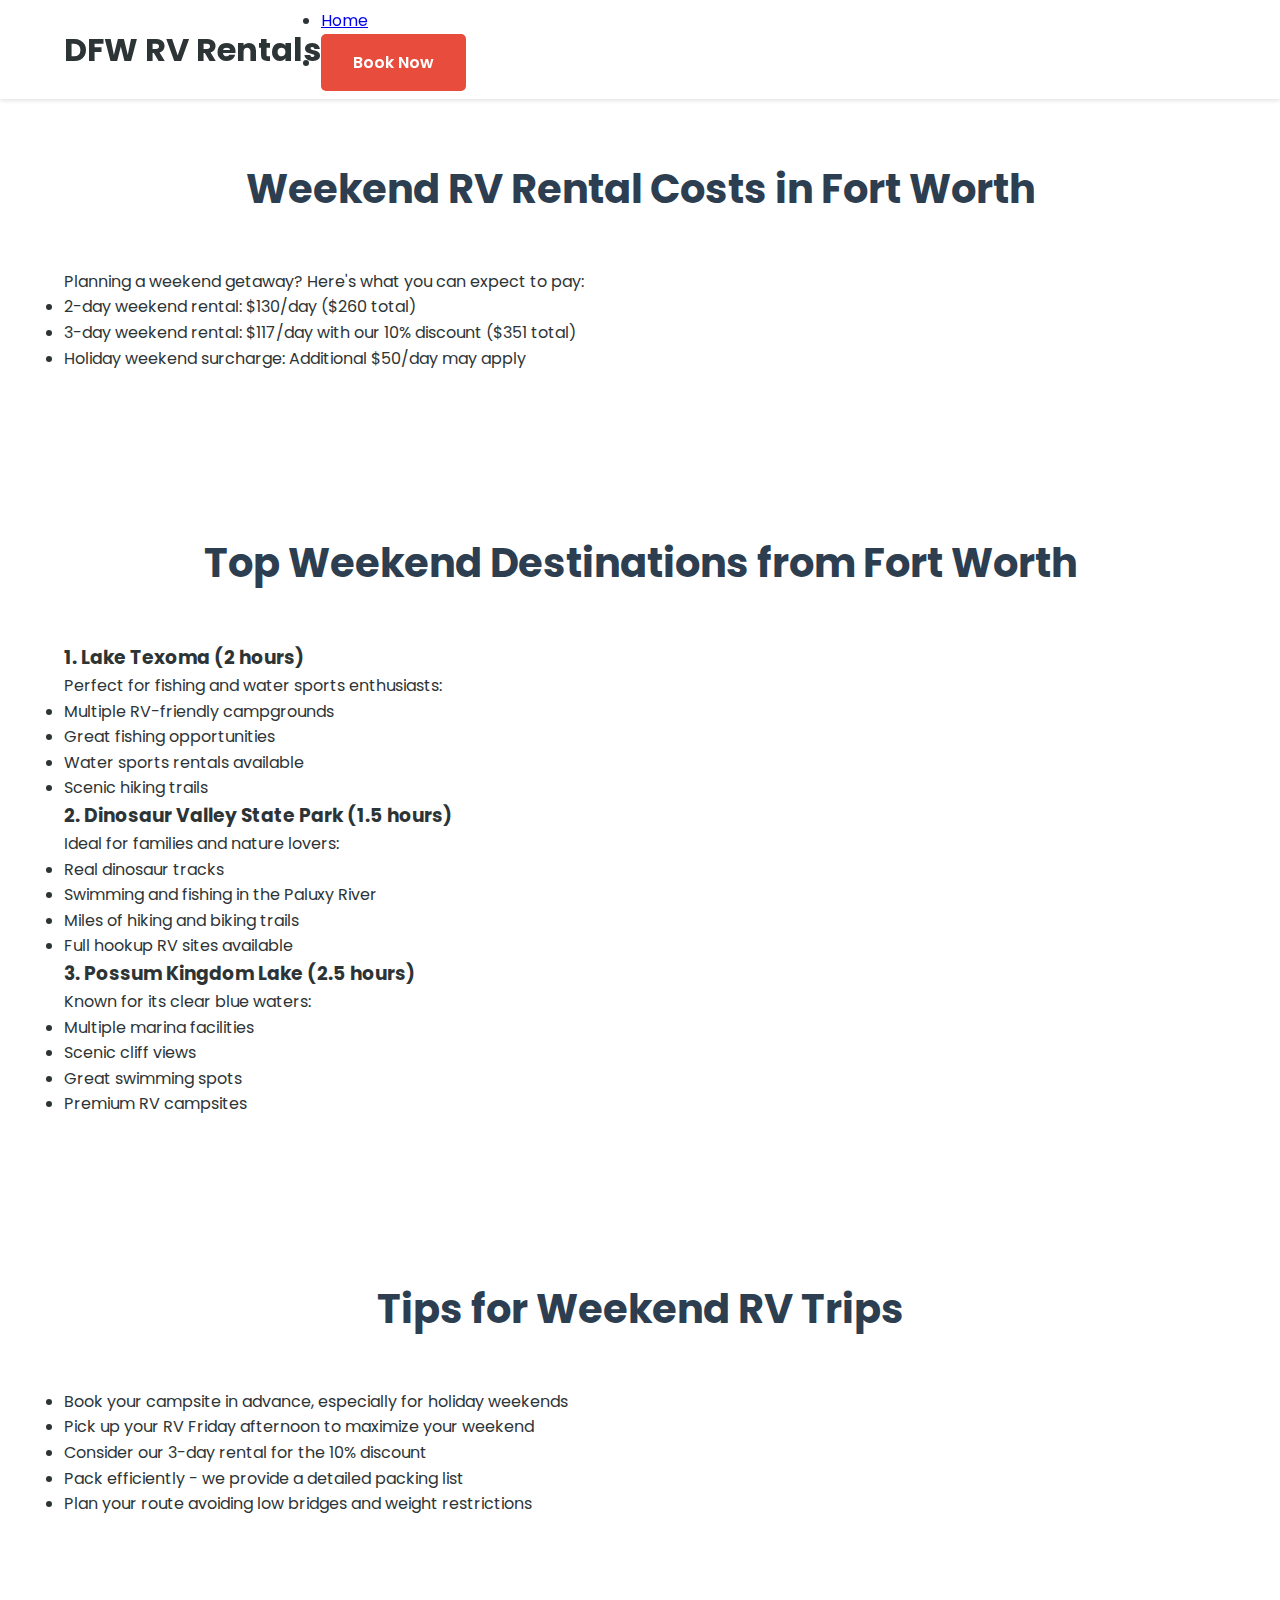
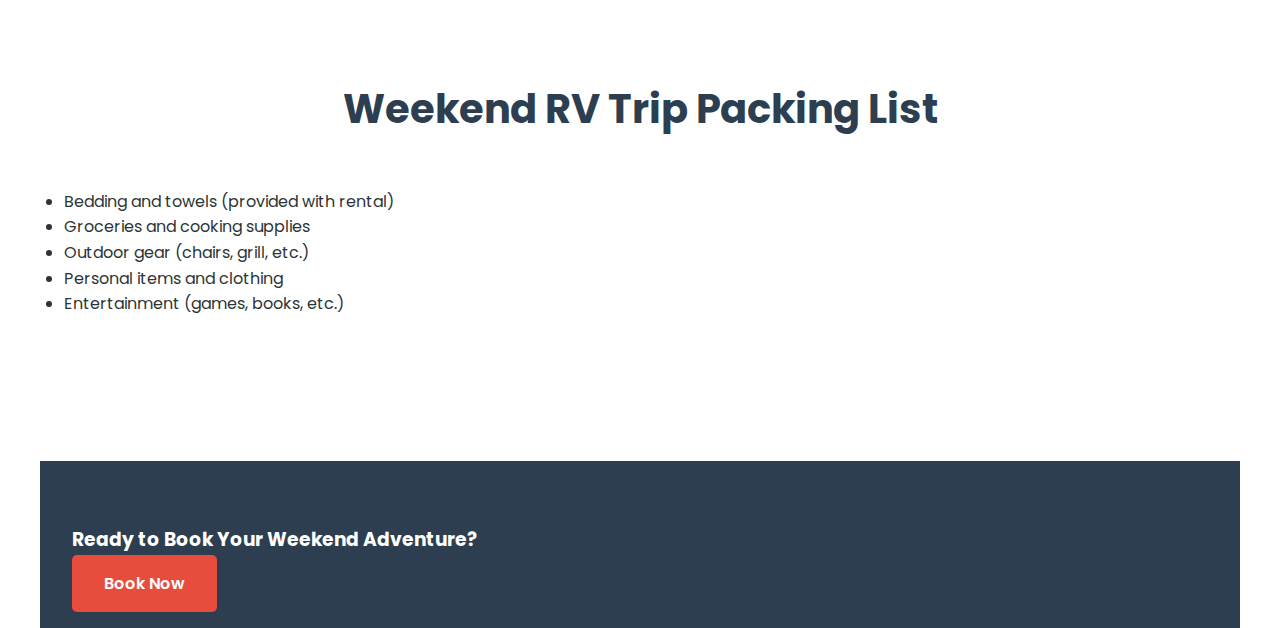
<file: blog-weekend-trips.html>
<!DOCTYPE html>
<html lang="en">
<head>
    <meta charset="UTF-8">
    <meta name="viewport" content="width=device-width, initial-scale=1.0">
    <meta name="description" content="Plan the perfect weekend RV trip from Fort Worth. Discover the best destinations, pricing for weekend rentals, and essential tips for your adventure.">
    <title>Weekend RV Trips from Fort Worth: Complete Guide (2024) | DFW RV Rentals</title>
    <link rel="stylesheet" href="styles.css">
    <link href="https://fonts.googleapis.com/css2?family=Poppins:wght@300;400;500;600;700&display=swap" rel="stylesheet">
</head>
<body>
    <header>
        <nav class="navbar">
            <div class="logo">
                <h1>DFW RV Rentals</h1>
            </div>
            <ul class="nav-links">
                <li><a href="index.html">Home</a></li>
                <li><a href="index.html#booking" class="cta-button">Book Now</a></li>
            </ul>
        </nav>
    </header>

    <main class="blog-content">
        <article>
            <h1>Ultimate Guide to Weekend RV Trips from Fort Worth (2024)</h1>
            <div class="publish-date">Updated: December 7, 2024</div>

            <section id="weekend-cost">
                <h2>Weekend RV Rental Costs in Fort Worth</h2>
                <p>Planning a weekend getaway? Here's what you can expect to pay:</p>
                <ul>
                    <li>2-day weekend rental: $130/day ($260 total)</li>
                    <li>3-day weekend rental: $117/day with our 10% discount ($351 total)</li>
                    <li>Holiday weekend surcharge: Additional $50/day may apply</li>
                </ul>
            </section>

            <section id="popular-destinations">
                <h2>Top Weekend Destinations from Fort Worth</h2>
                
                <h3>1. Lake Texoma (2 hours)</h3>
                <p>Perfect for fishing and water sports enthusiasts:</p>
                <ul>
                    <li>Multiple RV-friendly campgrounds</li>
                    <li>Great fishing opportunities</li>
                    <li>Water sports rentals available</li>
                    <li>Scenic hiking trails</li>
                </ul>

                <h3>2. Dinosaur Valley State Park (1.5 hours)</h3>
                <p>Ideal for families and nature lovers:</p>
                <ul>
                    <li>Real dinosaur tracks</li>
                    <li>Swimming and fishing in the Paluxy River</li>
                    <li>Miles of hiking and biking trails</li>
                    <li>Full hookup RV sites available</li>
                </ul>

                <h3>3. Possum Kingdom Lake (2.5 hours)</h3>
                <p>Known for its clear blue waters:</p>
                <ul>
                    <li>Multiple marina facilities</li>
                    <li>Scenic cliff views</li>
                    <li>Great swimming spots</li>
                    <li>Premium RV campsites</li>
                </ul>
            </section>

            <section id="weekend-tips">
                <h2>Tips for Weekend RV Trips</h2>
                <ul>
                    <li>Book your campsite in advance, especially for holiday weekends</li>
                    <li>Pick up your RV Friday afternoon to maximize your weekend</li>
                    <li>Consider our 3-day rental for the 10% discount</li>
                    <li>Pack efficiently - we provide a detailed packing list</li>
                    <li>Plan your route avoiding low bridges and weight restrictions</li>
                </ul>
            </section>

            <section id="packing-list">
                <h2>Weekend RV Trip Packing List</h2>
                <ul>
                    <li>Bedding and towels (provided with rental)</li>
                    <li>Groceries and cooking supplies</li>
                    <li>Outdoor gear (chairs, grill, etc.)</li>
                    <li>Personal items and clothing</li>
                    <li>Entertainment (games, books, etc.)</li>
                </ul>
            </section>
        </article>
    </main>

    <footer>
        <div class="footer-content">
            <div class="footer-section">
                <h3>Ready to Book Your Weekend Adventure?</h3>
                <a href="index.html#booking" class="cta-button">Book Now</a>
            </div>
        </div>
    </footer>
</body>
</html>
</file>
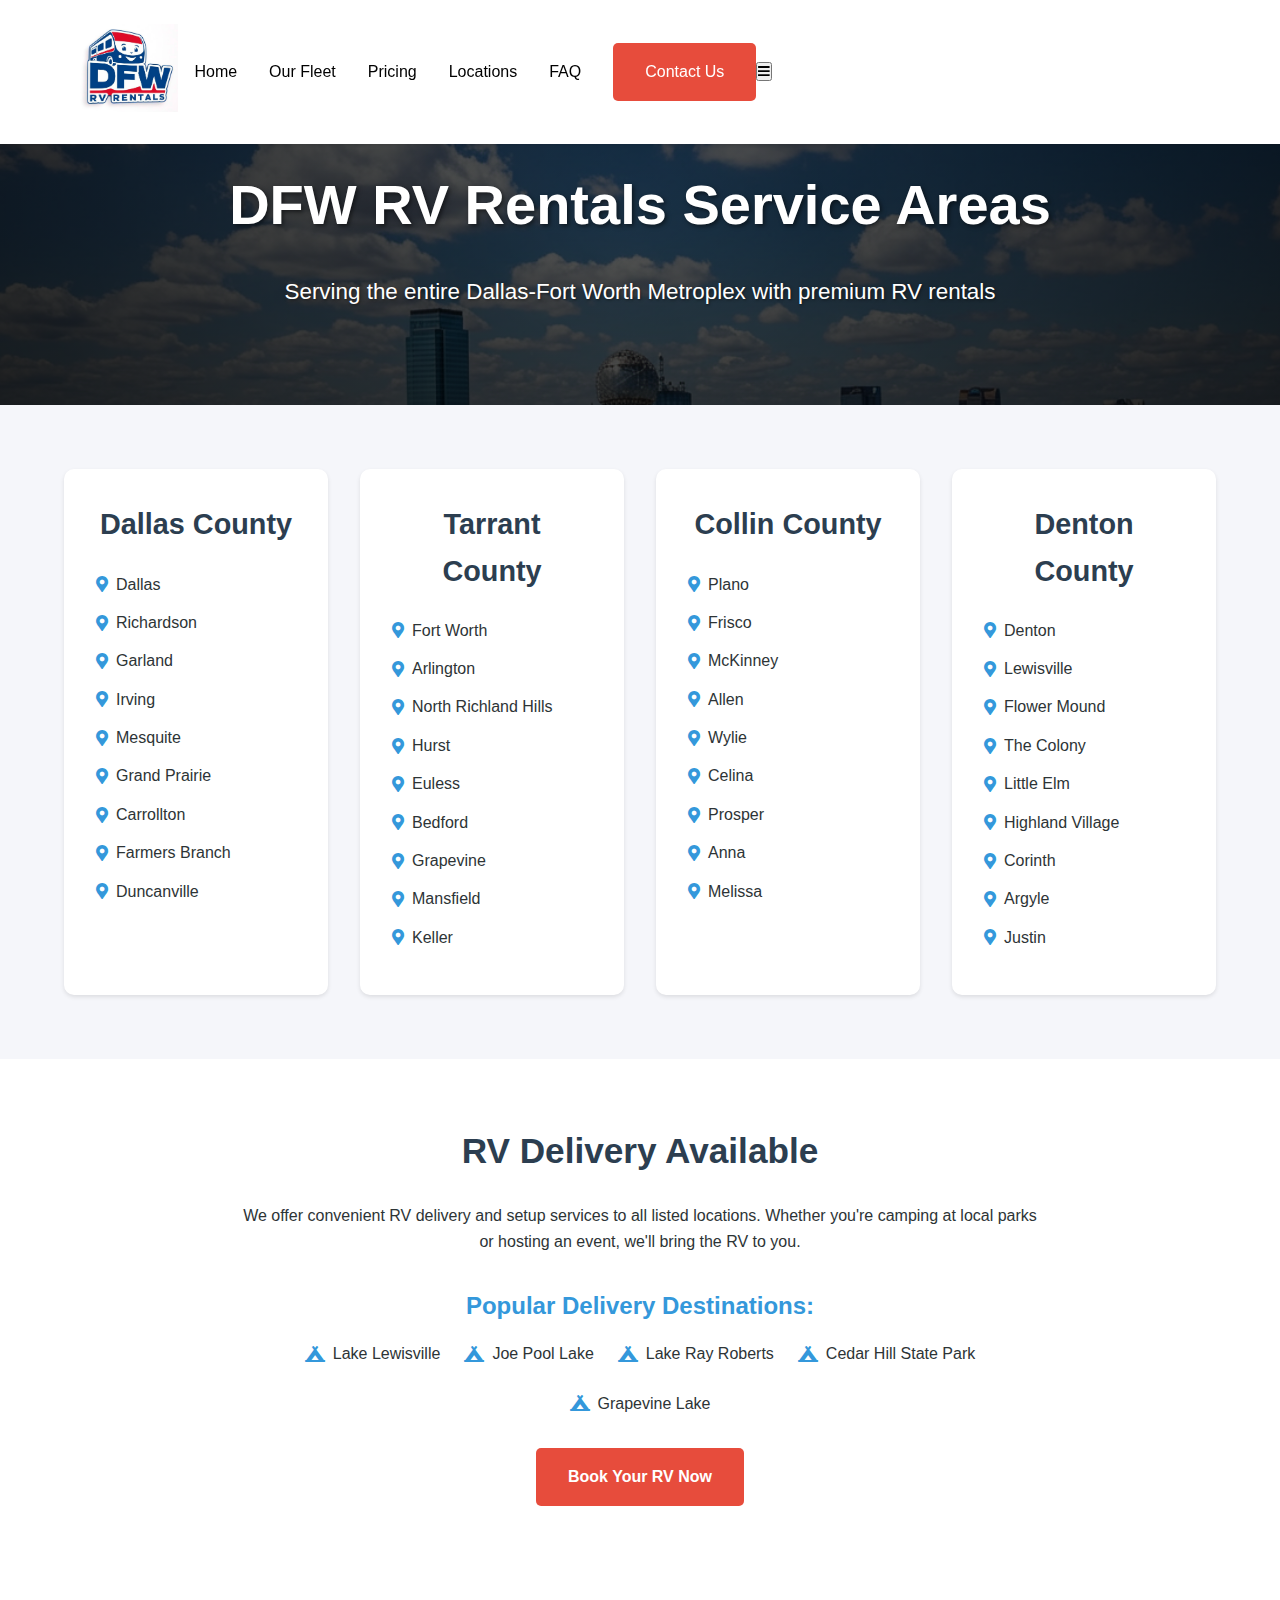
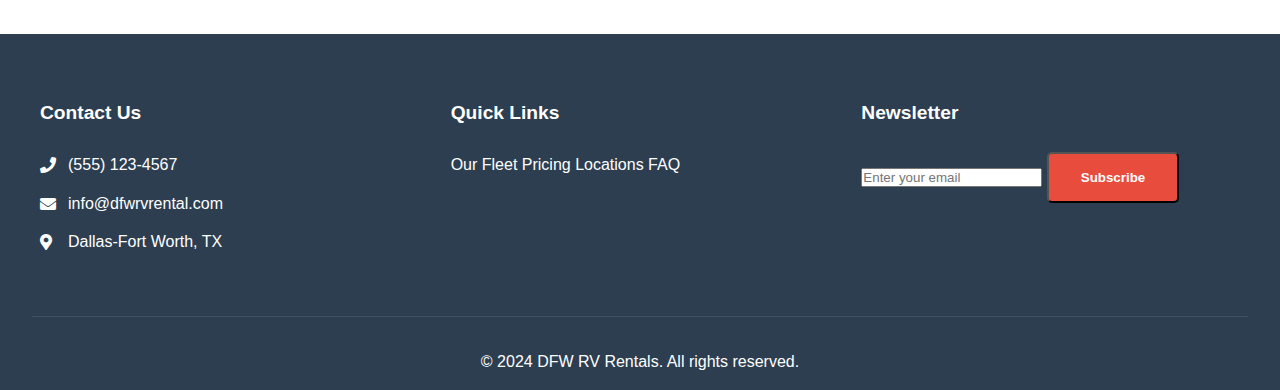
<file: locations.html>
<!DOCTYPE html>
<html lang="en">
<head>
    <meta charset="UTF-8">
    <meta name="viewport" content="width=device-width, initial-scale=1.0">
    <title>Service Areas | DFW RV Rentals - Dallas-Fort Worth RV Rental Service</title>
    <meta name="description" content="DFW RV Rentals serves all major cities in the Dallas-Fort Worth metroplex. Find luxury RV rentals near you in Arlington, Plano, Frisco, and more.">
    <link rel="stylesheet" href="styles.css">
    <link rel="stylesheet" href="https://cdnjs.cloudflare.com/ajax/libs/font-awesome/5.15.4/css/all.min.css">
</head>
<body>
    <header>
        <nav class="navbar">
            <div class="logo">
                <img src="images/logo.svg" alt="DFW RV Rentals Logo">
            </div>
            <div class="desktop-nav">
                <a href="index.html">Home</a>
                <a href="index.html#rv-fleet">Our Fleet</a>
                <a href="index.html#pricing">Pricing</a>
                <a href="locations.html" class="active">Locations</a>
                <a href="index.html#faq">FAQ</a>
                <a href="index.html#contact" class="cta-button">Contact Us</a>
            </div>
            <button class="menu-toggle">
                <i class="fas fa-bars"></i>
            </button>
            <div class="mobile-nav">
                <a href="index.html">Home</a>
                <a href="index.html#rv-fleet">Our Fleet</a>
                <a href="index.html#pricing">Pricing</a>
                <a href="locations.html" class="active">Locations</a>
                <a href="index.html#faq">FAQ</a>
                <a href="index.html#contact">Contact Us</a>
            </div>
        </nav>
    </header>

    <main>
        <section class="locations-hero">
            <div class="hero-content">
                <h1>DFW RV Rentals Service Areas</h1>
                <p>Serving the entire Dallas-Fort Worth Metroplex with premium RV rentals</p>
            </div>
        </section>

        <section class="locations-grid">
            <div class="location-area">
                <h2>Dallas County</h2>
                <ul>
                    <li><i class="fas fa-map-marker-alt"></i> Dallas</li>
                    <li><i class="fas fa-map-marker-alt"></i> Richardson</li>
                    <li><i class="fas fa-map-marker-alt"></i> Garland</li>
                    <li><i class="fas fa-map-marker-alt"></i> Irving</li>
                    <li><i class="fas fa-map-marker-alt"></i> Mesquite</li>
                    <li><i class="fas fa-map-marker-alt"></i> Grand Prairie</li>
                    <li><i class="fas fa-map-marker-alt"></i> Carrollton</li>
                    <li><i class="fas fa-map-marker-alt"></i> Farmers Branch</li>
                    <li><i class="fas fa-map-marker-alt"></i> Duncanville</li>
                </ul>
            </div>

            <div class="location-area">
                <h2>Tarrant County</h2>
                <ul>
                    <li><i class="fas fa-map-marker-alt"></i> Fort Worth</li>
                    <li><i class="fas fa-map-marker-alt"></i> Arlington</li>
                    <li><i class="fas fa-map-marker-alt"></i> North Richland Hills</li>
                    <li><i class="fas fa-map-marker-alt"></i> Hurst</li>
                    <li><i class="fas fa-map-marker-alt"></i> Euless</li>
                    <li><i class="fas fa-map-marker-alt"></i> Bedford</li>
                    <li><i class="fas fa-map-marker-alt"></i> Grapevine</li>
                    <li><i class="fas fa-map-marker-alt"></i> Mansfield</li>
                    <li><i class="fas fa-map-marker-alt"></i> Keller</li>
                </ul>
            </div>

            <div class="location-area">
                <h2>Collin County</h2>
                <ul>
                    <li><i class="fas fa-map-marker-alt"></i> Plano</li>
                    <li><i class="fas fa-map-marker-alt"></i> Frisco</li>
                    <li><i class="fas fa-map-marker-alt"></i> McKinney</li>
                    <li><i class="fas fa-map-marker-alt"></i> Allen</li>
                    <li><i class="fas fa-map-marker-alt"></i> Wylie</li>
                    <li><i class="fas fa-map-marker-alt"></i> Celina</li>
                    <li><i class="fas fa-map-marker-alt"></i> Prosper</li>
                    <li><i class="fas fa-map-marker-alt"></i> Anna</li>
                    <li><i class="fas fa-map-marker-alt"></i> Melissa</li>
                </ul>
            </div>

            <div class="location-area">
                <h2>Denton County</h2>
                <ul>
                    <li><i class="fas fa-map-marker-alt"></i> Denton</li>
                    <li><i class="fas fa-map-marker-alt"></i> Lewisville</li>
                    <li><i class="fas fa-map-marker-alt"></i> Flower Mound</li>
                    <li><i class="fas fa-map-marker-alt"></i> The Colony</li>
                    <li><i class="fas fa-map-marker-alt"></i> Little Elm</li>
                    <li><i class="fas fa-map-marker-alt"></i> Highland Village</li>
                    <li><i class="fas fa-map-marker-alt"></i> Corinth</li>
                    <li><i class="fas fa-map-marker-alt"></i> Argyle</li>
                    <li><i class="fas fa-map-marker-alt"></i> Justin</li>
                </ul>
            </div>
        </section>

        <section class="delivery-info">
            <div class="delivery-content">
                <h2>RV Delivery Available</h2>
                <p>We offer convenient RV delivery and setup services to all listed locations. Whether you're camping at local parks or hosting an event, we'll bring the RV to you.</p>
                <h3>Popular Delivery Destinations:</h3>
                <ul>
                    <li><i class="fas fa-campground"></i> Lake Lewisville</li>
                    <li><i class="fas fa-campground"></i> Joe Pool Lake</li>
                    <li><i class="fas fa-campground"></i> Lake Ray Roberts</li>
                    <li><i class="fas fa-campground"></i> Cedar Hill State Park</li>
                    <li><i class="fas fa-campground"></i> Grapevine Lake</li>
                </ul>
                <a href="index.html#booking" class="cta-button">Book Your RV Now</a>
            </div>
        </section>
    </main>

    <footer class="footer-section">
        <div class="footer-content">
            <div class="footer-column">
                <h3>Contact Us</h3>
                <p><i class="fas fa-phone"></i> (555) 123-4567</p>
                <p><i class="fas fa-envelope"></i> info@dfwrvrental.com</p>
                <p><i class="fas fa-map-marker-alt"></i> Dallas-Fort Worth, TX</p>
            </div>
            <div class="footer-column">
                <h3>Quick Links</h3>
                <a href="index.html#rv-fleet">Our Fleet</a>
                <a href="index.html#pricing">Pricing</a>
                <a href="locations.html">Locations</a>
                <a href="index.html#faq">FAQ</a>
            </div>
            <div class="footer-column">
                <h3>Newsletter</h3>
                <form name="newsletter" method="POST" data-netlify="true" action="success.html">
                    <input type="hidden" name="form-name" value="newsletter">
                    <input type="email" name="email" placeholder="Enter your email" required>
                    <button type="submit" class="cta-button">Subscribe</button>
                </form>
            </div>
        </div>
        <div class="footer-bottom">
            <p>&copy; 2024 DFW RV Rentals. All rights reserved.</p>
        </div>
    </footer>

    <script src="script.js"></script>
</body>
</html>
</file>
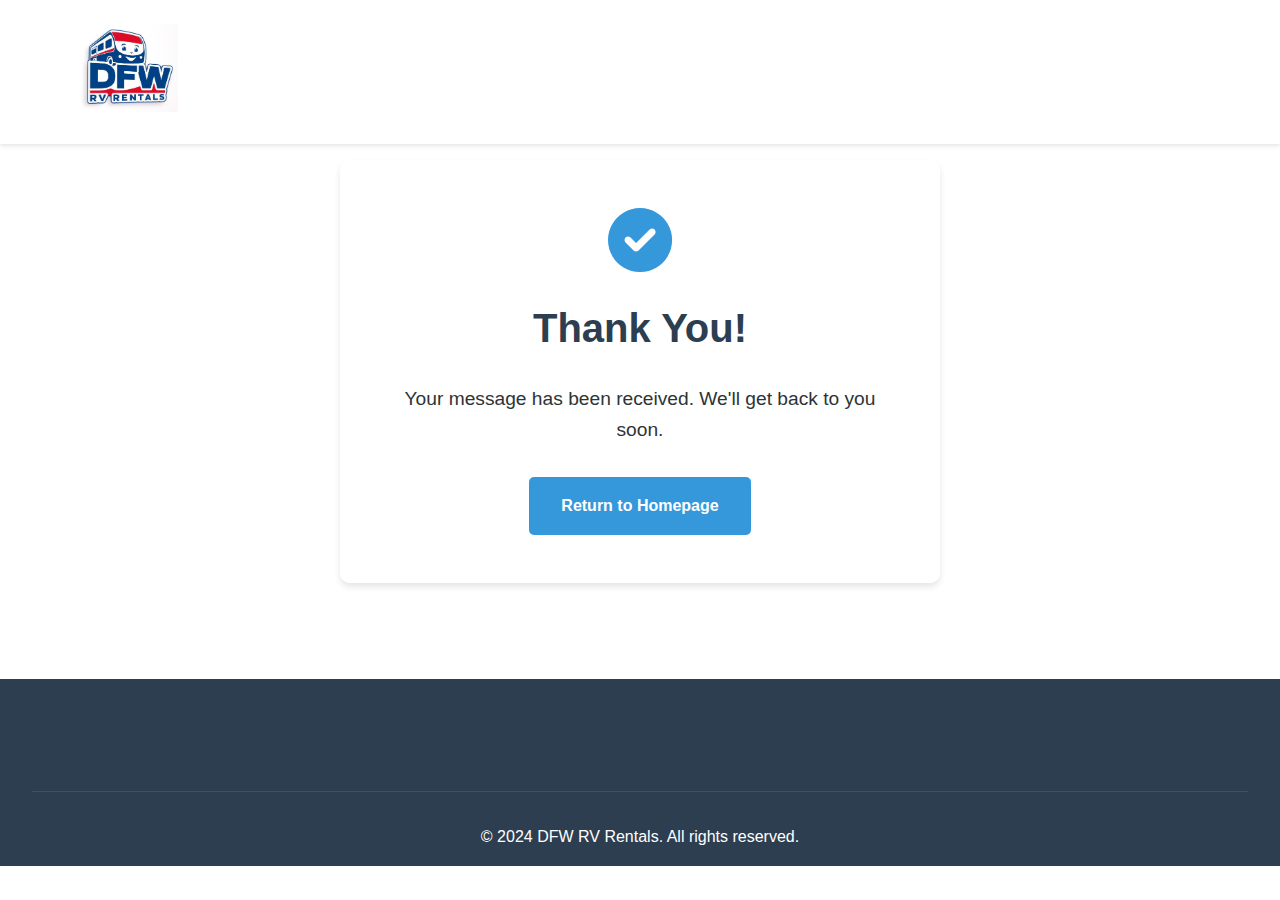
<file: success.html>
<!DOCTYPE html>
<html lang="en">
<head>
    <meta charset="UTF-8">
    <meta name="viewport" content="width=device-width, initial-scale=1.0">
    <title>Thank You! - DFW RV Rentals</title>
    <link rel="stylesheet" href="styles.css">
    <link rel="stylesheet" href="https://cdnjs.cloudflare.com/ajax/libs/font-awesome/6.0.0/css/all.min.css">
</head>
<body>
    <header>
        <nav class="navbar">
            <div class="logo">
                <a href="index.html">
                    <img src="images/logo.svg" alt="DFW RV Rentals Logo">
                </a>
            </div>
        </nav>
    </header>

    <main>
        <section class="success-section">
            <div class="success-content">
                <i class="fas fa-check-circle"></i>
                <h1>Thank You!</h1>
                <p>Your message has been received. We'll get back to you soon.</p>
                <a href="index.html" class="cta-button">Return to Homepage</a>
            </div>
        </section>
    </main>

    <footer class="footer-section">
        <div class="footer-bottom">
            <p>&copy; 2024 DFW RV Rentals. All rights reserved.</p>
        </div>
    </footer>
</body>
</html>
</file>
<file: styles.css>
:root {
    --primary-color: #2c3e50;
    --secondary-color: #3498db;
    --accent-color: #e74c3c;
    --light-gray: #f5f6fa;
    --dark-gray: #2d3436;
    --white: #ffffff;
}

* {
    margin: 0;
    padding: 0;
    box-sizing: border-box;
}

body {
    font-family: 'Poppins', sans-serif;
    line-height: 1.6;
    color: var(--dark-gray);
}

/* Navigation */
header {
    position: fixed;
    top: 0;
    left: 0;
    width: 100%;
    background: white;
    z-index: 1000;
}

.navbar {
    padding: 0.5rem 5%;
    display: flex;
    align-items: center;
    background: var(--white);
    box-shadow: 0 2px 4px rgba(0,0,0,0.1);
}

.logo img {
    height: 120px;
    width: auto;
    padding: 1rem;
}

.desktop-nav {
    display: flex;
    gap: 2rem;
    align-items: center;
}

.desktop-nav a {
    color: black;
    text-decoration: none;
    font-weight: 500;
}

.cta-button {
    background: #e74c3c;
    color: white !important;
    padding: 0.8rem 1.5rem;
    border-radius: 5px;
    font-weight: 600;
}

.mobile-nav {
    display: none;
}

@media (max-width: 768px) {
    .desktop-nav {
        display: none;
    }

    .mobile-nav {
        display: block;
    }

    .mobile-menu-btn {
        background: none;
        border: none;
        cursor: pointer;
        padding: 5px;
    }

    .hamburger-line {
        display: block;
        width: 25px;
        height: 2px;
        background: black;
        margin: 5px 0;
    }

    .mobile-menu {
        display: none;
        position: absolute;
        top: 100%;
        left: 0;
        right: 0;
        background: white;
        padding: 1rem;
        box-shadow: 0 2px 5px rgba(0,0,0,0.1);
    }

    .mobile-menu.active {
        display: flex;
        flex-direction: column;
        gap: 1rem;
    }

    .mobile-menu a {
        color: black;
        text-decoration: none;
        font-weight: 500;
        padding: 0.5rem 0;
        border-bottom: 1px solid #eee;
    }

    .mobile-menu a:last-child {
        border-bottom: none;
    }

    .mobile-menu .cta-button {
        margin-top: 0.5rem;
        text-align: center;
    }

    .logo img {
        height: 80px;
    }
}

/* Hero Section */
.hero-section {
    height: 100vh;
    background: linear-gradient(rgba(0,0,0,0.5), rgba(0,0,0,0.5)),
                url('images/hero.jpg') center/cover;
    display: flex;
    align-items: center;
    justify-content: center;
    text-align: center;
    color: var(--white);
    padding: 0 1rem;
}

.hero-content h1 {
    font-size: 3.5rem;
    margin-bottom: 1rem;
}

.hero-content p {
    font-size: 1.5rem;
    margin-bottom: 2rem;
}

/* CTA Buttons */
.cta-button {
    display: inline-block;
    padding: 1rem 2rem;
    background-color: var(--accent-color);
    color: var(--white);
    text-decoration: none;
    border-radius: 5px;
    transition: background-color 0.3s ease;
}

.cta-button:hover {
    background-color: #c0392b;
}

.secondary-cta {
    display: inline-block;
    padding: 0.8rem 1.5rem;
    background-color: var(--secondary-color);
    color: var(--white);
    text-decoration: none;
    border-radius: 5px;
    transition: background-color 0.3s ease;
}

.secondary-cta:hover {
    background-color: #2980b9;
}

/* Sections */
section {
    padding: 5rem 5%;
}

section h2 {
    text-align: center;
    font-size: 2.5rem;
    margin-bottom: 3rem;
    color: var(--primary-color);
}

/* RV Fleet Section */
.rv-cards {
    display: grid;
    grid-template-columns: repeat(auto-fit, minmax(300px, 1fr));
    gap: 2rem;
}

.rv-card {
    background: var(--white);
    border-radius: 10px;
    overflow: hidden;
    box-shadow: 0 3px 10px rgba(0,0,0,0.1);
    transition: transform 0.3s ease;
}

.rv-card:hover {
    transform: translateY(-5px);
}

.rv-card img {
    width: 100%;
    height: 200px;
    object-fit: cover;
}

.rv-card h3 {
    padding: 1rem;
    color: var(--primary-color);
}

.rv-card p, .rv-card ul {
    padding: 0 1rem 1rem;
}

/* RV Fleet Slider */
.rv-slider {
    width: 100%;
    max-width: 1200px;
    margin: 0 auto;
    position: relative;
    overflow: hidden;
}

.rv-slider-container {
    display: flex;
    gap: 2rem;
    padding: 2rem 0;
    justify-content: center;
    flex-wrap: wrap;
}

.rv-slide {
    flex: 1;
    min-width: 250px;
    max-width: 300px;
    text-align: center;
    background: var(--white);
    border-radius: 10px;
    box-shadow: 0 2px 10px rgba(0,0,0,0.1);
    transition: transform 0.3s ease;
    padding: 1rem;
}

.rv-slide:hover {
    transform: translateY(-5px);
}

.rv-slide img {
    width: 100%;
    height: 200px;
    object-fit: cover;
    border-radius: 8px;
    margin-bottom: 1rem;
}

.rv-slide h3 {
    color: var(--primary-color);
    margin: 1rem 0;
}

.rv-slide .icon {
    font-size: 2rem;
    color: var(--secondary-color);
    margin: 1rem 0;
}

.rv-slide p {
    color: var(--dark-gray);
    font-size: 0.9rem;
    line-height: 1.4;
}

@media (max-width: 768px) {
    .rv-slider-container {
        gap: 1rem;
    }
    
    .rv-slide {
        min-width: 200px;
    }
}

/* Destinations Section */
.destination-cards {
    display: grid;
    grid-template-columns: repeat(auto-fit, minmax(300px, 1fr));
    gap: 2rem;
}

.destination-card {
    background: var(--white);
    border-radius: 10px;
    overflow: hidden;
    box-shadow: 0 3px 10px rgba(0,0,0,0.1);
}

.destination-card img {
    width: 100%;
    height: 200px;
    object-fit: cover;
}

.destination-card h3, .destination-card p {
    padding: 1rem;
}

/* Pricing Section */
.pricing-cards {
    display: grid;
    grid-template-columns: repeat(auto-fit, minmax(250px, 1fr));
    gap: 2rem;
    padding: 2rem;
    max-width: 1200px;
    margin: 0 auto;
}

.pricing-card {
    background: var(--white);
    padding: 2rem;
    border-radius: 10px;
    box-shadow: 0 2px 10px rgba(0,0,0,0.1);
    text-align: center;
    transition: transform 0.3s ease;
}

.pricing-card:hover {
    transform: translateY(-5px);
}

.pricing-card.featured {
    border: 2px solid var(--secondary-color);
    position: relative;
    transform: scale(1.05);
}

.pricing-card.featured:hover {
    transform: scale(1.05) translateY(-5px);
}

.pricing-card h3 {
    color: var(--primary-color);
    margin-bottom: 1rem;
    font-size: 1.5rem;
}

.price {
    font-size: 2.5rem;
    color: var(--secondary-color);
    font-weight: bold;
    margin: 1rem 0;
}

.price span {
    font-size: 1rem;
    color: var(--dark-gray);
}

.price-features {
    list-style: none;
    padding: 0;
    margin: 1.5rem 0;
}

.price-features li {
    margin: 0.8rem 0;
    color: var(--dark-gray);
}

.price-features i {
    color: var(--secondary-color);
    margin-right: 0.5rem;
}

.pricing-note {
    text-align: center;
    margin: 2rem auto;
    max-width: 800px;
    padding: 1rem;
    background: var(--light-gray);
    border-radius: 5px;
}

.pricing-note i {
    color: var(--secondary-color);
    margin-right: 0.5rem;
}

/* Booking Section */
.booking-form {
    max-width: 800px;
    margin: 0 auto;
    background: var(--white);
    padding: 2rem;
    border-radius: 10px;
    box-shadow: 0 3px 10px rgba(0,0,0,0.1);
}

.form-group {
    margin-bottom: 1.5rem;
}

.form-group label {
    display: block;
    margin-bottom: 0.5rem;
    font-weight: 500;
}

.form-group input,
.form-group select {
    width: 100%;
    padding: 0.8rem;
    border: 1px solid #ddd;
    border-radius: 5px;
    font-size: 1rem;
}

.price-summary {
    margin: 2rem 0;
    padding: 1rem;
    background: var(--light-gray);
    border-radius: 5px;
}

/* Blog Section */
.blog-posts {
    display: grid;
    grid-template-columns: repeat(auto-fit, minmax(300px, 1fr));
    gap: 2rem;
}

.blog-post {
    background: var(--white);
    border-radius: 10px;
    overflow: hidden;
    box-shadow: 0 3px 10px rgba(0,0,0,0.1);
}

.blog-post img {
    width: 100%;
    height: 200px;
    object-fit: cover;
}

.blog-post h3,
.blog-post p {
    padding: 1rem;
}

.read-more {
    display: inline-block;
    padding: 0.5rem 1rem;
    margin: 0 1rem 1rem;
    color: var(--secondary-color);
    text-decoration: none;
    font-weight: 500;
}

/* FAQ Section */
.faq-container {
    max-width: 800px;
    margin: 0 auto;
}

.faq-item {
    background: var(--white);
    border-radius: 5px;
    padding: 1.5rem;
    margin-bottom: 1rem;
    box-shadow: 0 2px 5px rgba(0,0,0,0.1);
}

.faq-item h3 {
    color: var(--primary-color);
    margin-bottom: 0.5rem;
}

/* Success Page Styles */
.success-section {
    min-height: 60vh;
    display: flex;
    align-items: center;
    justify-content: center;
    padding: 8rem 2rem 2rem;
    text-align: center;
    margin-top: 2rem;
}

.success-content {
    max-width: 600px;
    margin: 0 auto;
    padding: 3rem;
    background: rgba(255, 255, 255, 0.95);
    border-radius: 10px;
    box-shadow: 0 4px 6px rgba(0, 0, 0, 0.1);
}

.success-content i {
    font-size: 4rem;
    color: var(--secondary-color);
    margin-bottom: 1.5rem;
}

.success-content h1 {
    color: var(--primary-color);
    margin-bottom: 1.5rem;
    font-size: 2.5rem;
}

.success-content p {
    margin-bottom: 2rem;
    color: var(--dark-gray);
    font-size: 1.2rem;
    line-height: 1.6;
}

.success-content .cta-button {
    display: inline-block;
    padding: 1rem 2rem;
    background: var(--secondary-color);
    color: var(--white);
    text-decoration: none;
    border-radius: 5px;
    transition: background-color 0.3s ease;
}

.success-content .cta-button:hover {
    background: var(--accent-color);
}

/* Footer Styles */
.footer-section {
    background: var(--primary-color);
    color: var(--white);
    padding: 4rem 2rem 1rem;
    margin-top: 4rem;
}

.footer-content {
    max-width: 1200px;
    margin: 0 auto;
    display: grid;
    grid-template-columns: repeat(auto-fit, minmax(250px, 1fr));
    gap: 2rem;
}

.footer-column h3 {
    color: var(--white);
    margin-bottom: 1.5rem;
    font-size: 1.2rem;
}

.footer-column ul {
    list-style: none;
    padding: 0;
}

.footer-column ul li {
    margin-bottom: 0.8rem;
}

.footer-column a {
    color: var(--white);
    text-decoration: none;
    transition: color 0.3s ease;
}

.footer-column a:hover {
    color: var(--secondary-color);
}

.footer-column p {
    margin-bottom: 0.8rem;
    display: flex;
    align-items: center;
}

.footer-column i {
    margin-right: 0.5rem;
    width: 20px;
}

.social-links {
    display: flex;
    gap: 1rem;
    margin-bottom: 1.5rem;
}

.social-links a {
    color: var(--white);
    font-size: 1.5rem;
    transition: color 0.3s ease;
}

.social-links a:hover {
    color: var(--secondary-color);
}

.newsletter-signup {
    margin-top: 1rem;
}

.newsletter-signup h4 {
    color: var(--white);
    margin-bottom: 1rem;
    font-size: 1rem;
}

.footer-form {
    margin-bottom: 1.5rem;
}

.footer-form input,
.footer-form textarea {
    width: 100%;
    padding: 0.8rem;
    margin-bottom: 0.8rem;
    border: 1px solid rgba(255, 255, 255, 0.1);
    background: rgba(255, 255, 255, 0.1);
    color: var(--white);
    border-radius: 4px;
}

.footer-form input::placeholder,
.footer-form textarea::placeholder {
    color: rgba(255, 255, 255, 0.7);
}

.footer-form textarea {
    height: 100px;
    resize: vertical;
}

.footer-form .cta-button {
    width: 100%;
    padding: 0.8rem;
    border: none;
    background: var(--secondary-color);
    color: var(--white);
    cursor: pointer;
    transition: background-color 0.3s ease;
}

.footer-form .cta-button:hover {
    background: var(--accent-color);
}

@media (max-width: 768px) {
    .footer-form {
        max-width: 300px;
        margin-left: auto;
        margin-right: auto;
    }
}

.footer-bottom {
    text-align: center;
    margin-top: 3rem;
    padding-top: 2rem;
    border-top: 1px solid rgba(255, 255, 255, 0.1);
}

@media (max-width: 768px) {
    .footer-content {
        grid-template-columns: 1fr;
        text-align: center;
    }

    .footer-column p {
        justify-content: center;
    }

    .social-links {
        justify-content: center;
    }
}

/* Responsive Design */
@media (max-width: 768px) {
    .nav-links {
        display: none;
    }
    
    .hero-content h1 {
        font-size: 2.5rem;
    }
    
    .hero-content p {
        font-size: 1.2rem;
    }
    
    section {
        padding: 3rem 5%;
    }
    
    section h2 {
        font-size: 2rem;
    }
    
    .logo img {
        height: 45px;
    }
    
    .footer-logo img {
        height: 60px;
    }
}

/* Locations Page Styles */
.locations-hero {
    background: linear-gradient(rgba(0, 0, 0, 0.5), rgba(0, 0, 0, 0.7)), url('images/dallas-skyline.jpg');
    background-size: cover;
    background-position: center 30%;
    background-attachment: fixed;
    padding: 10rem 2rem 6rem;
    text-align: center;
    color: var(--white);
    position: relative;
    overflow: hidden;
}

.locations-hero::before {
    content: '';
    position: absolute;
    top: 0;
    left: 0;
    right: 0;
    bottom: 0;
    background: radial-gradient(circle, rgba(0,0,0,0.2) 0%, rgba(0,0,0,0.6) 100%);
    pointer-events: none;
}

.locations-hero .hero-content {
    position: relative;
    z-index: 1;
    max-width: 1200px;
    margin: 0 auto;
}

.locations-hero h1 {
    font-size: 3.5rem;
    margin-bottom: 1.5rem;
    text-shadow: 2px 2px 4px rgba(0,0,0,0.5);
}

.locations-hero p {
    font-size: 1.4rem;
    max-width: 800px;
    margin: 0 auto;
    text-shadow: 1px 1px 3px rgba(0,0,0,0.5);
    line-height: 1.6;
}

@media (max-width: 768px) {
    .locations-hero {
        padding: 8rem 1.5rem 4rem;
        background-attachment: scroll;
    }

    .locations-hero h1 {
        font-size: 2.5rem;
    }

    .locations-hero p {
        font-size: 1.2rem;
    }
}

.locations-grid {
    display: grid;
    grid-template-columns: repeat(auto-fit, minmax(250px, 1fr));
    gap: 2rem;
    padding: 4rem 5%;
    background: var(--light-gray);
}

.location-area {
    background: var(--white);
    padding: 2rem;
    border-radius: 10px;
    box-shadow: 0 2px 4px rgba(0,0,0,0.1);
}

.location-area h2 {
    color: var(--primary-color);
    margin-bottom: 1.5rem;
    font-size: 1.8rem;
}

.location-area ul {
    list-style: none;
    padding: 0;
}

.location-area li {
    margin-bottom: 0.8rem;
    display: flex;
    align-items: center;
    color: var(--text-color);
}

.location-area i {
    color: var(--secondary-color);
    margin-right: 0.5rem;
}

.delivery-info {
    padding: 4rem 5%;
    text-align: center;
}

.delivery-content {
    max-width: 800px;
    margin: 0 auto;
}

.delivery-content h2 {
    color: var(--primary-color);
    margin-bottom: 1.5rem;
    font-size: 2.2rem;
}

.delivery-content p {
    margin-bottom: 2rem;
    color: var(--text-color);
    line-height: 1.6;
}

.delivery-content h3 {
    color: var(--secondary-color);
    margin: 2rem 0 1rem;
    font-size: 1.5rem;
}

.delivery-content ul {
    list-style: none;
    padding: 0;
    display: flex;
    flex-wrap: wrap;
    justify-content: center;
    gap: 1.5rem;
    margin-bottom: 2rem;
}

.delivery-content li {
    display: flex;
    align-items: center;
    gap: 0.5rem;
    color: var(--text-color);
}

.delivery-content i {
    color: var(--secondary-color);
}

@media (max-width: 768px) {
    .locations-hero h1 {
        font-size: 2.2rem;
    }

    .locations-grid {
        grid-template-columns: 1fr;
        padding: 2rem 5%;
    }

    .delivery-content ul {
        flex-direction: column;
        align-items: center;
    }
}

/* Test comment */
/* End of styles */
</file>
<file: blog-styles.css>
/* Blog-specific styles */
.blog-content {
    max-width: 800px;
    margin: 80px auto 0;
    padding: 2rem;
    line-height: 1.8;
}

.main-title {
    font-size: 2.5rem;
    color: var(--primary-color);
    margin-bottom: 2rem;
}

.intro {
    font-size: 1.2rem;
    color: #444;
    margin-bottom: 2rem;
    padding: 1rem;
    background: #f8f9fa;
    border-radius: 10px;
}

.table-of-contents {
    background: var(--light-gray);
    padding: 2rem;
    border-radius: 10px;
    margin: 2rem 0 3rem;
    box-shadow: 0 2px 4px rgba(0,0,0,0.1);
}

.table-of-contents h2 {
    font-size: 1.5rem;
    margin-bottom: 1rem;
    color: var(--primary-color);
}

.table-of-contents ul {
    list-style: none;
    padding-left: 0;
}

.table-of-contents a {
    color: var(--secondary-color);
    text-decoration: none;
    line-height: 2;
    display: block;
    padding: 0.5rem 0;
    border-bottom: 1px solid #eee;
}

.table-of-contents a:hover {
    color: var(--primary-color);
    background: #f8f9fa;
    padding-left: 1rem;
    transition: all 0.3s ease;
}

.key-takeaways {
    background: #f8f9fa;
    padding: 2rem;
    border-left: 4px solid var(--secondary-color);
    margin: 2rem 0 3rem;
    border-radius: 0 10px 10px 0;
}

.key-takeaways ul {
    list-style: none;
    padding-left: 0;
}

.key-takeaways li {
    margin-bottom: 1rem;
    padding-left: 2rem;
    position: relative;
}

.key-takeaways li:before {
    content: "✓";
    color: var(--secondary-color);
    position: absolute;
    left: 0;
    font-weight: bold;
}

section {
    margin-bottom: 4rem;
}

section h2 {
    color: var(--primary-color);
    font-size: 2rem;
    margin: 3rem 0 2rem;
    padding-bottom: 1rem;
    border-bottom: 2px solid var(--secondary-color);
}

section h3 {
    color: var(--primary-color);
    font-size: 1.5rem;
    margin: 2rem 0 1rem;
}

.callout {
    background: #e8f4f8;
    padding: 1.5rem;
    border-radius: 10px;
    margin: 2rem 0;
    box-shadow: 0 2px 4px rgba(0,0,0,0.1);
}

.tip {
    margin-top: 1rem;
    color: var(--secondary-color);
    font-weight: 500;
}

.info-box {
    background: #fff;
    border: 1px solid #ddd;
    padding: 1.5rem;
    border-radius: 10px;
    margin: 1.5rem 0;
    box-shadow: 0 2px 4px rgba(0,0,0,0.1);
}

.info-box h4 {
    color: var(--primary-color);
    margin-bottom: 1rem;
}

.requirements ol {
    padding-left: 1.5rem;
}

.requirements li {
    margin-bottom: 1rem;
}

.faq-section {
    background: #f8f9fa;
    padding: 2rem;
    border-radius: 10px;
    margin: 3rem 0;
}

.faq-item {
    background: #fff;
    padding: 1.5rem;
    border-radius: 10px;
    margin-bottom: 1rem;
    box-shadow: 0 2px 4px rgba(0,0,0,0.1);
}

.faq-item h3 {
    color: var(--primary-color);
    margin-bottom: 0.5rem;
    font-size: 1.2rem;
}

.resources {
    background: #f8f9fa;
    padding: 2rem;
    border-radius: 10px;
    margin: 3rem 0;
}

.resources ul {
    list-style: none;
    padding-left: 0;
}

.resources li {
    margin-bottom: 1rem;
}

.resources a {
    color: var(--secondary-color);
    text-decoration: none;
    display: inline-block;
    padding: 0.5rem 1rem;
    background: #fff;
    border-radius: 5px;
    transition: all 0.3s ease;
}

.resources a:hover {
    background: var(--secondary-color);
    color: #fff;
}

@media (max-width: 768px) {
    .blog-content {
        padding: 1rem;
    }

    .main-title {
        font-size: 2rem;
    }

    section h2 {
        font-size: 1.8rem;
    }

    .table-of-contents,
    .key-takeaways,
    .callout,
    .info-box {
        padding: 1rem;
    }
}
</file>
